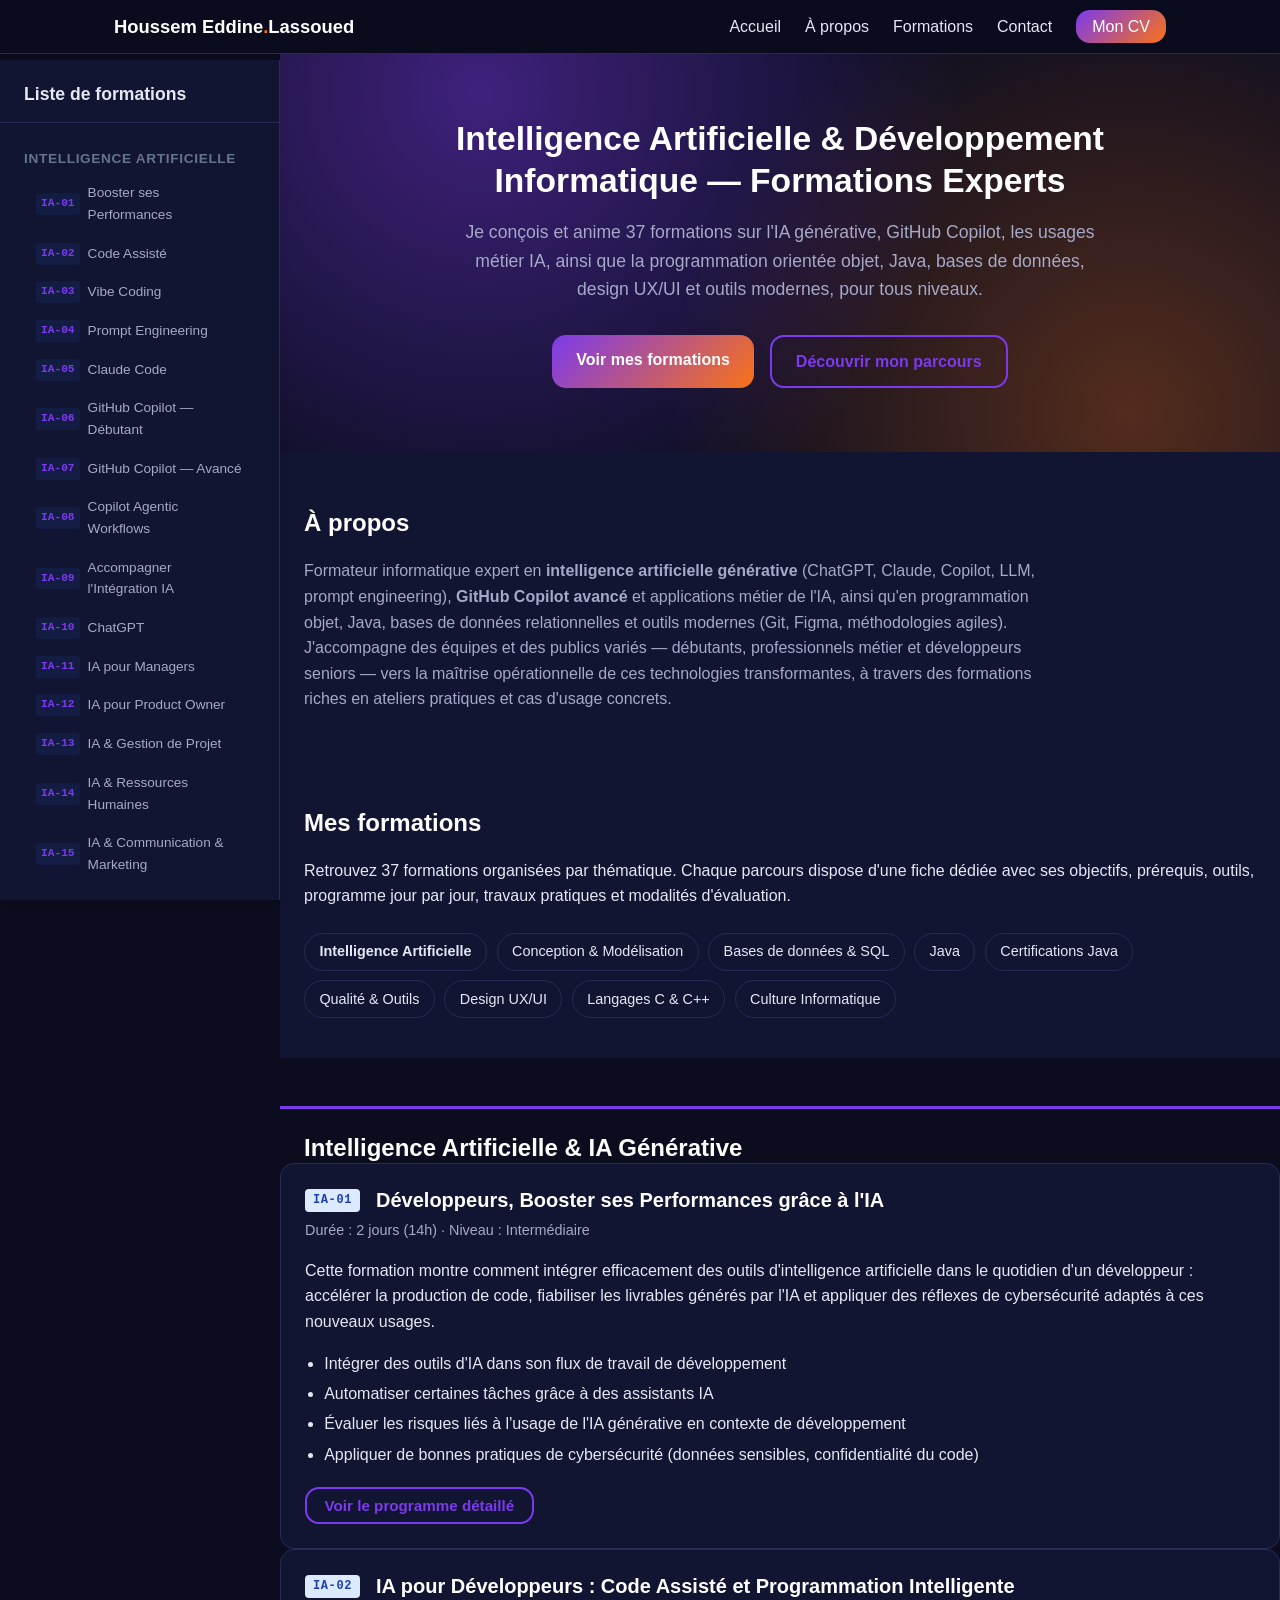
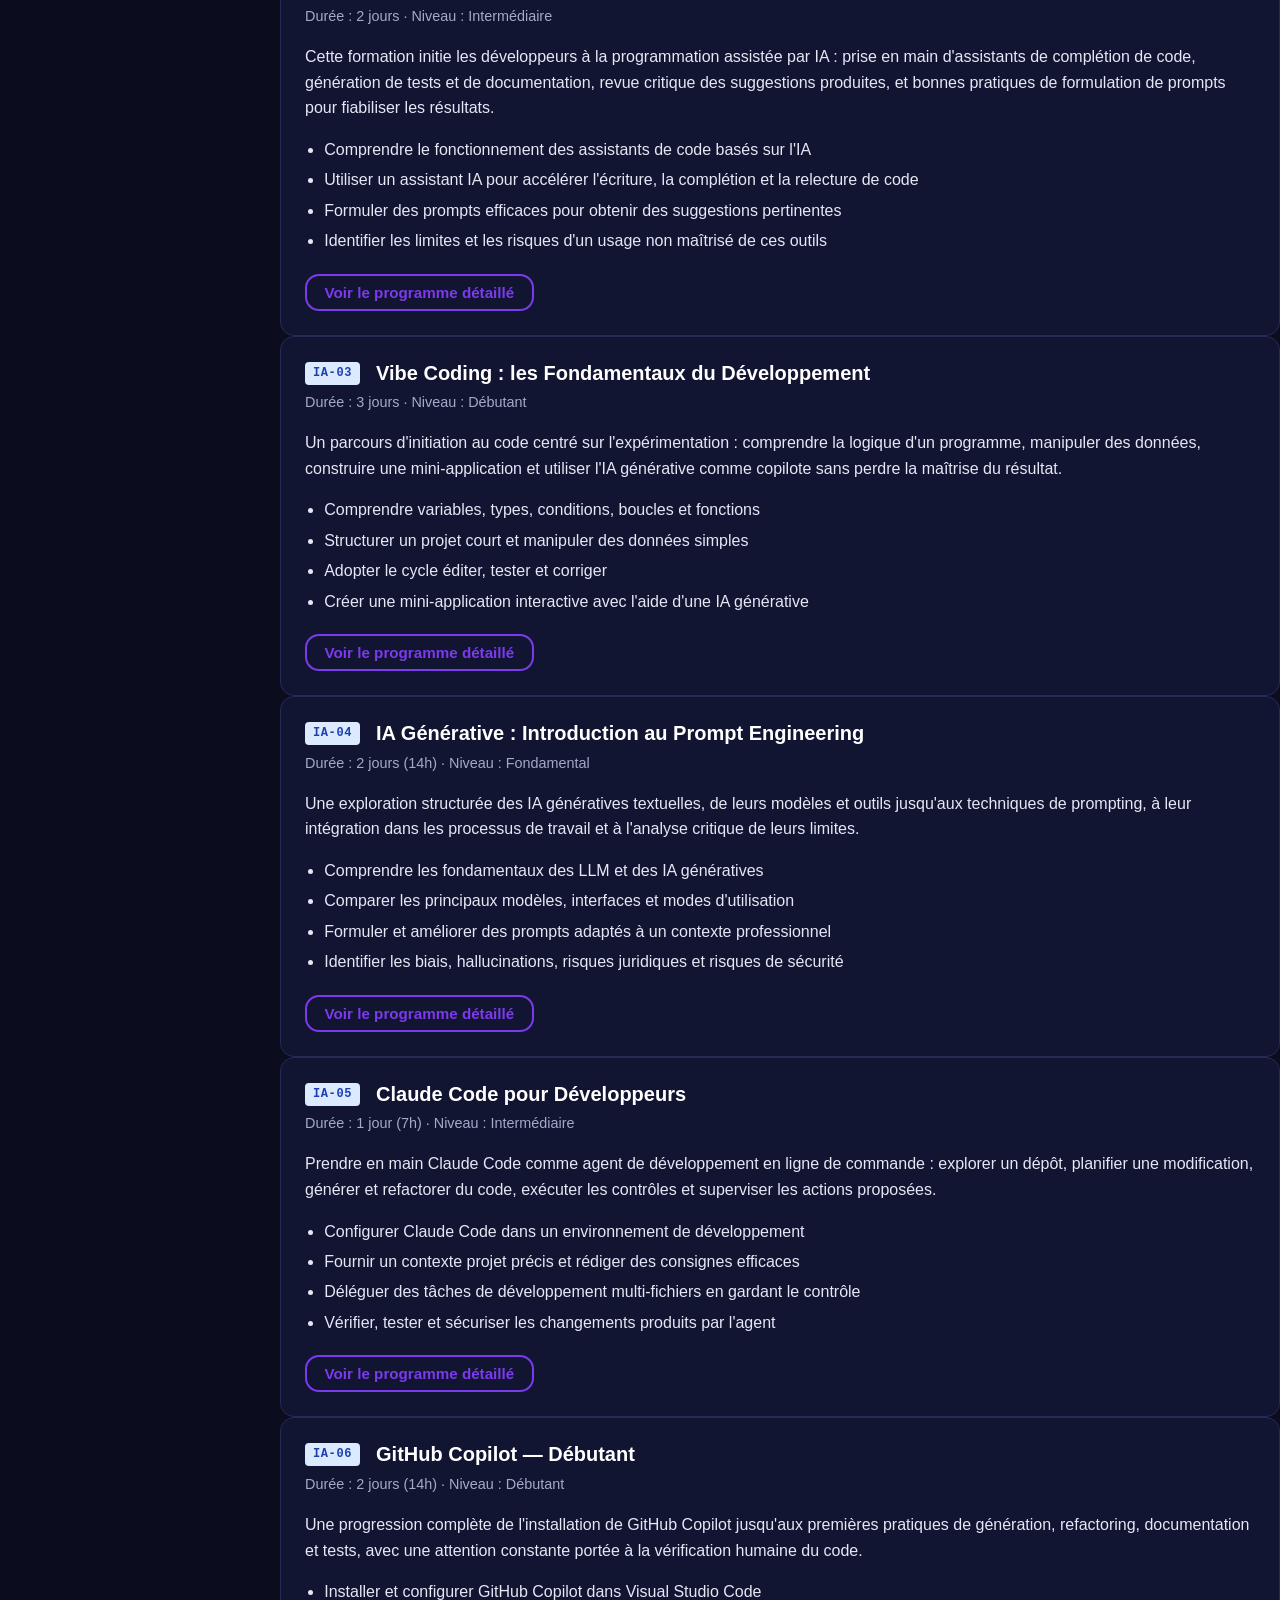
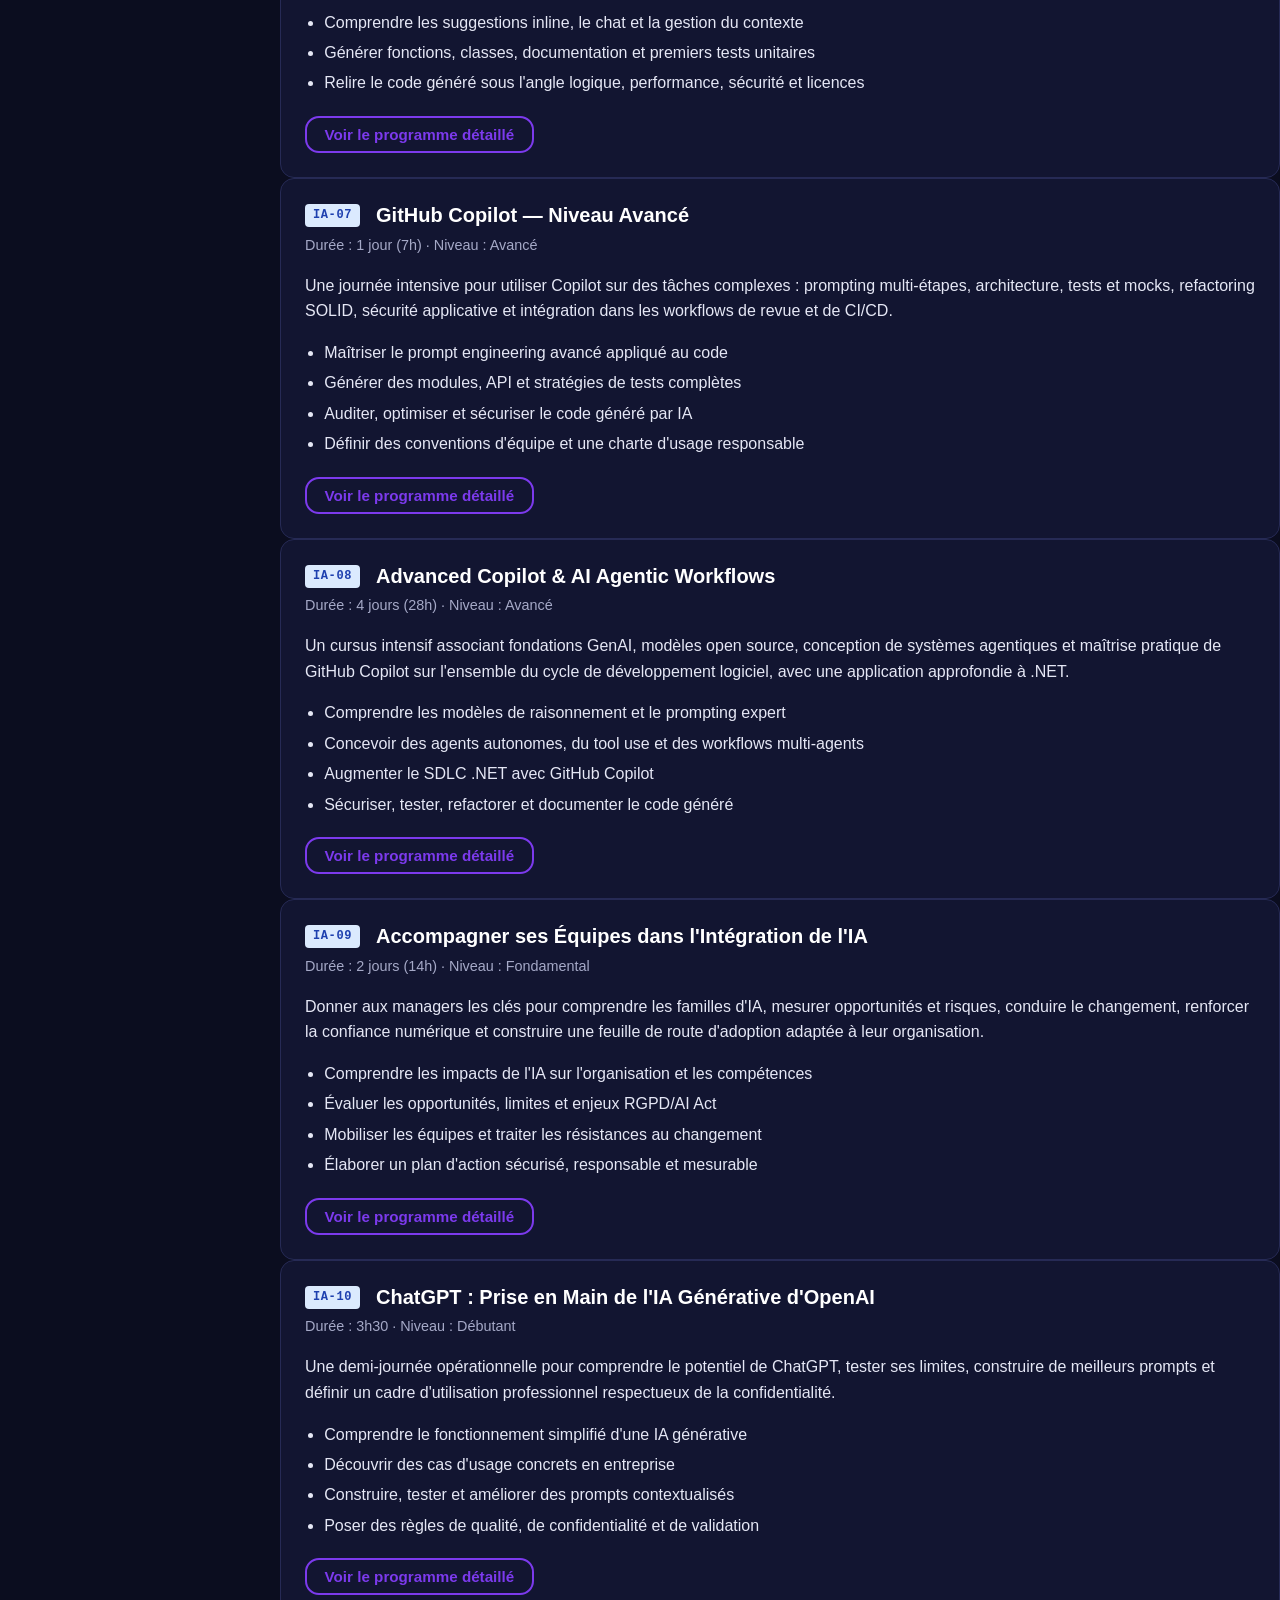
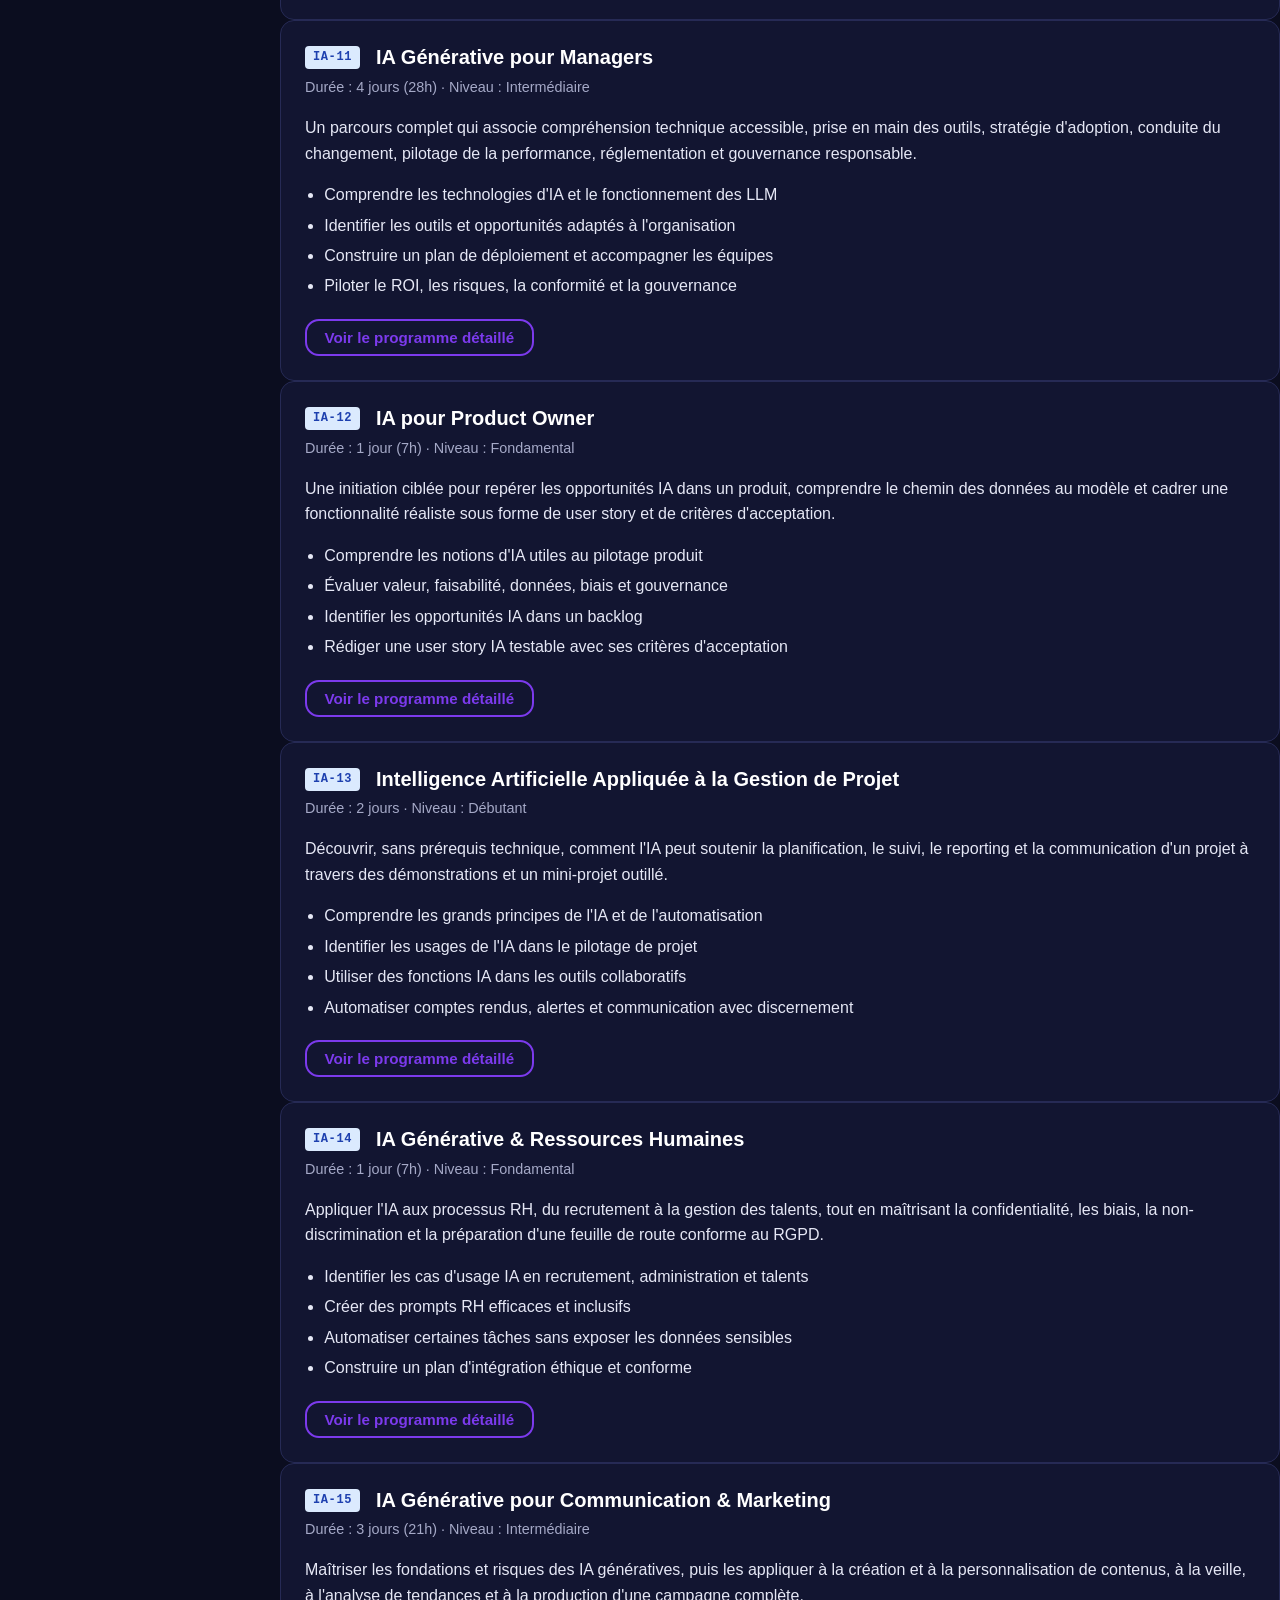
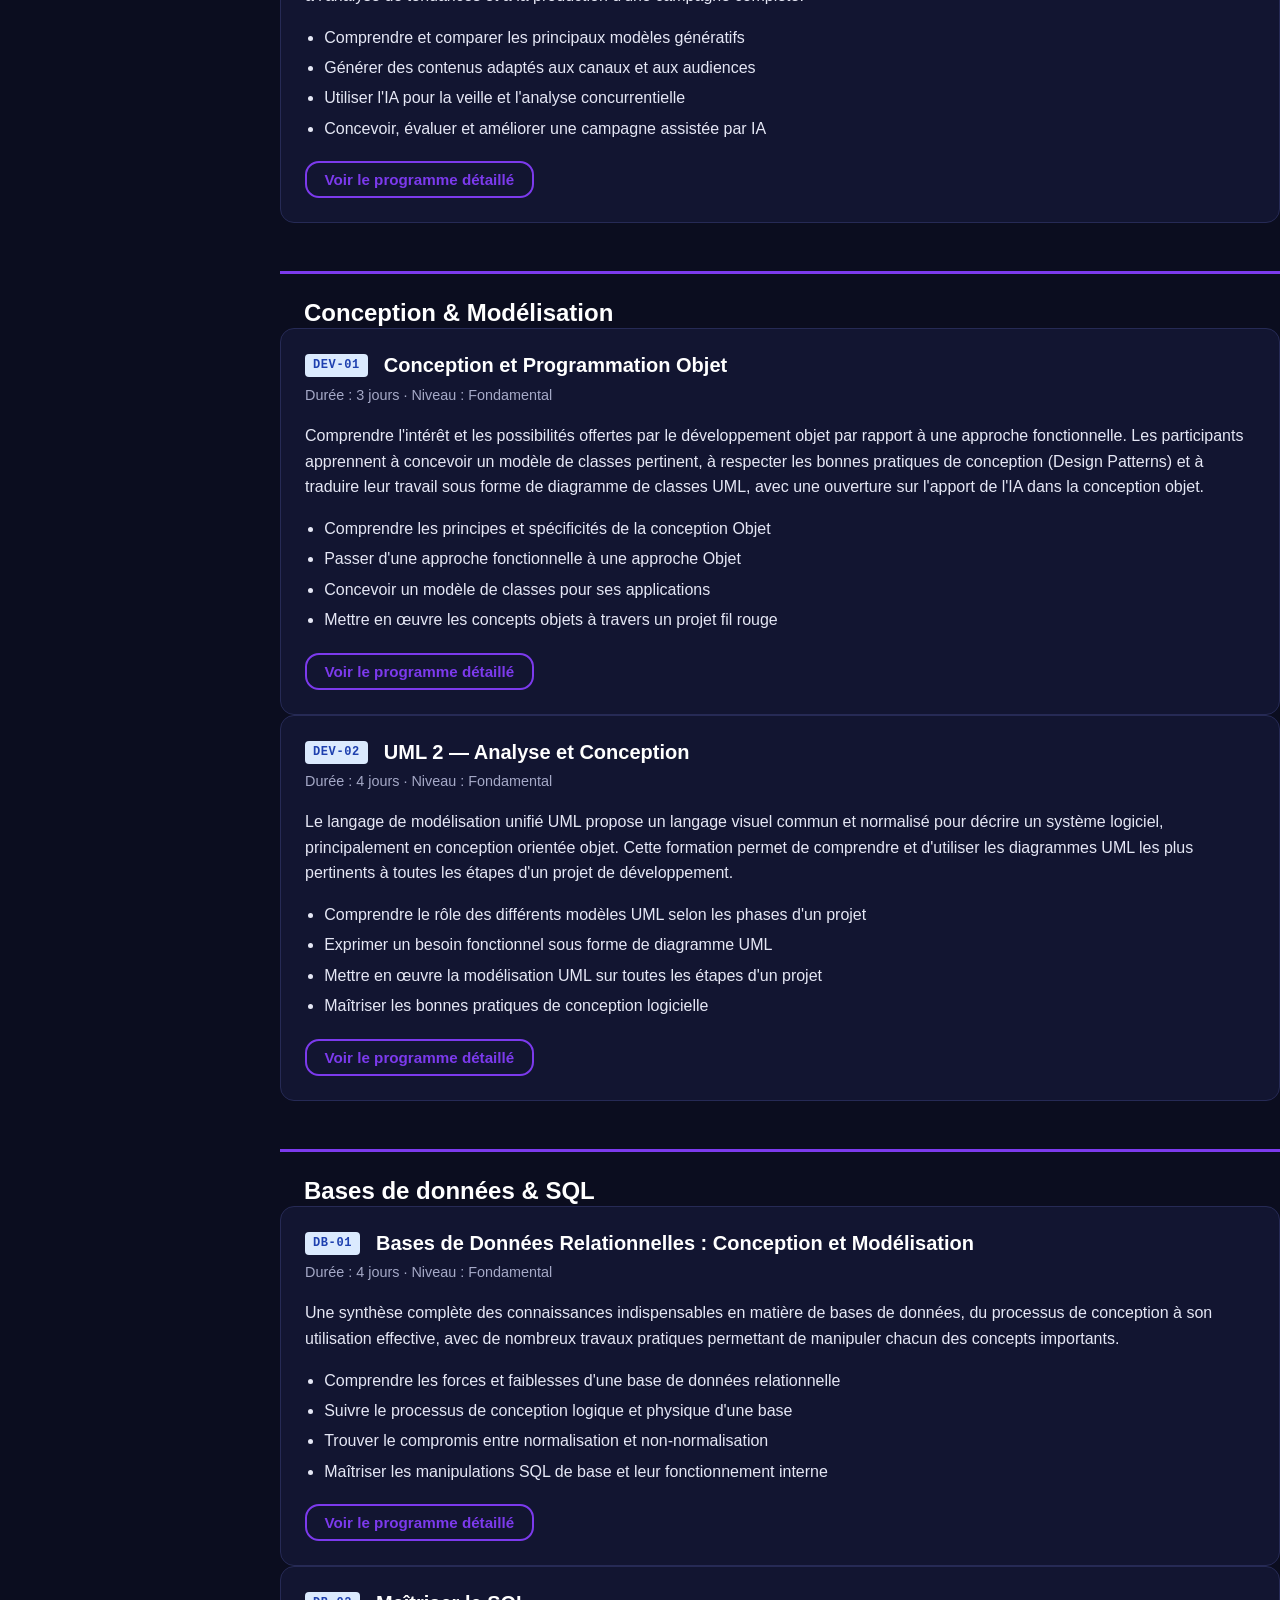
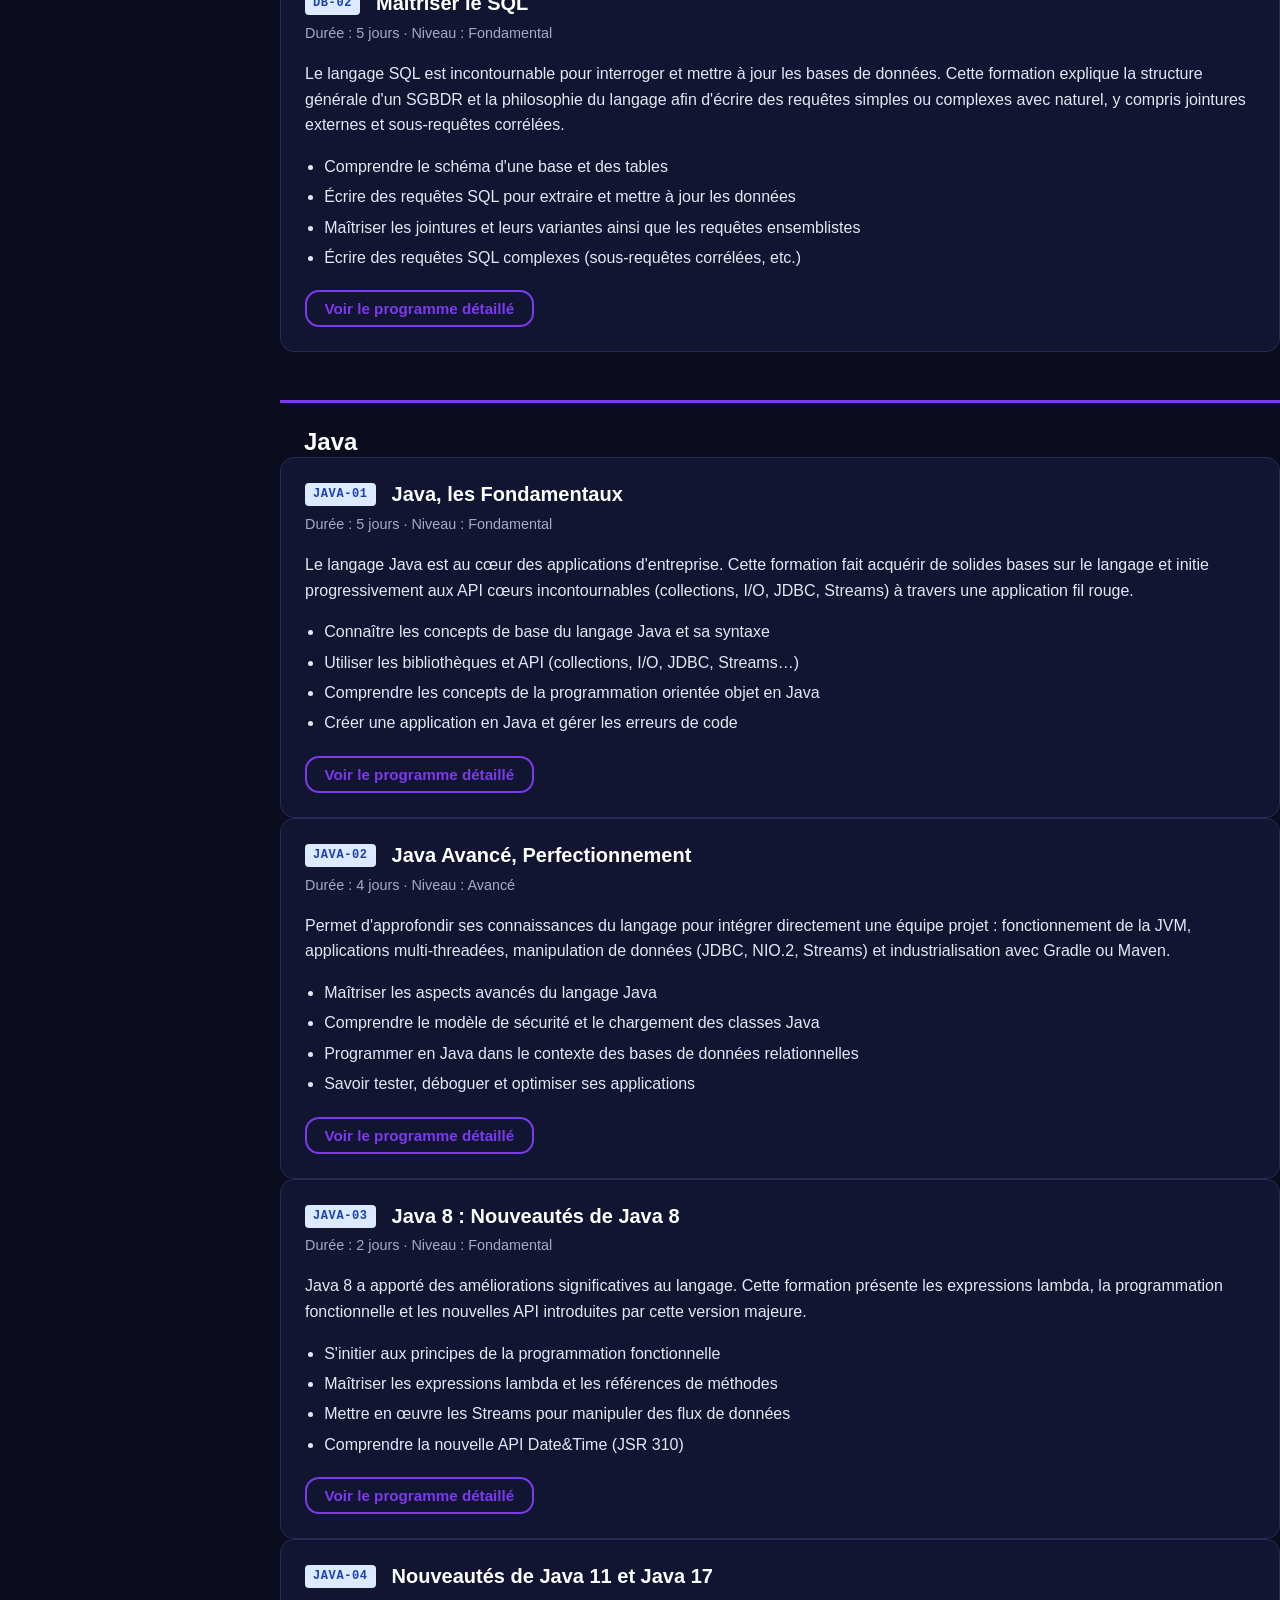
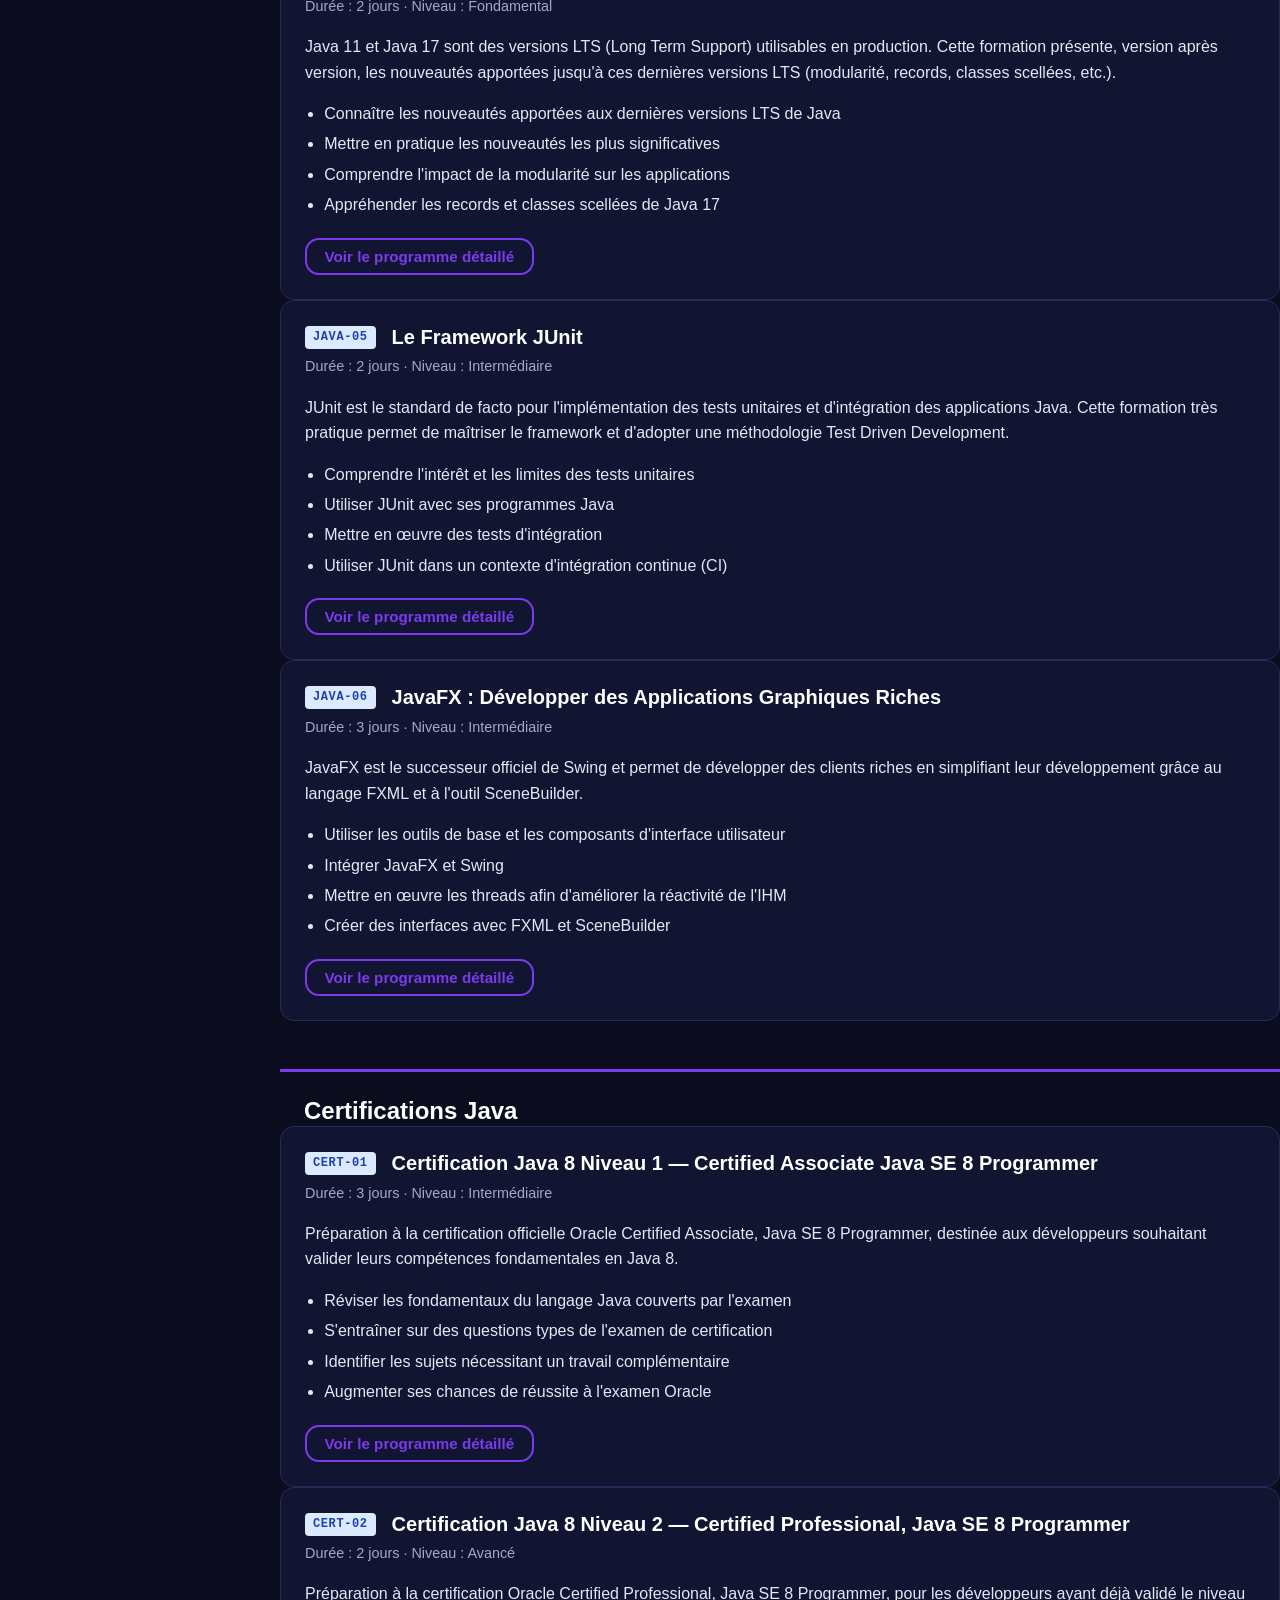
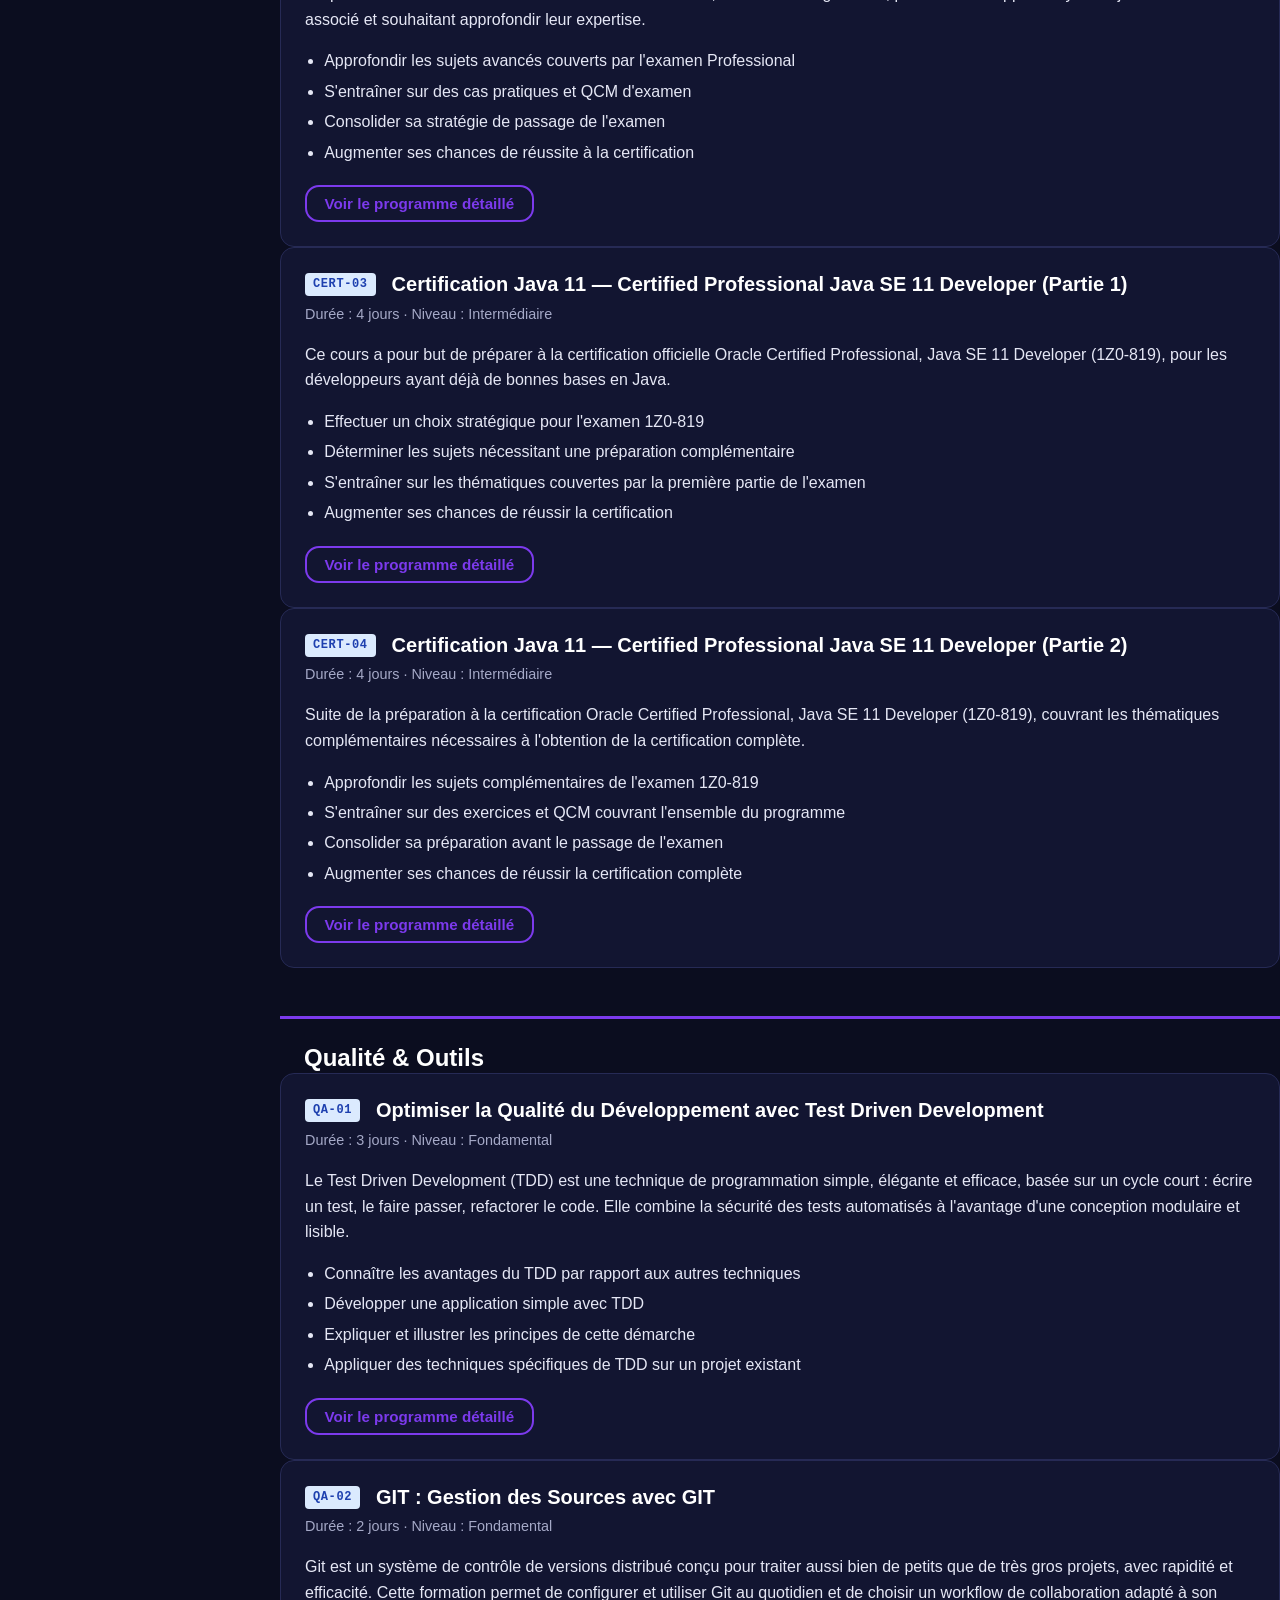
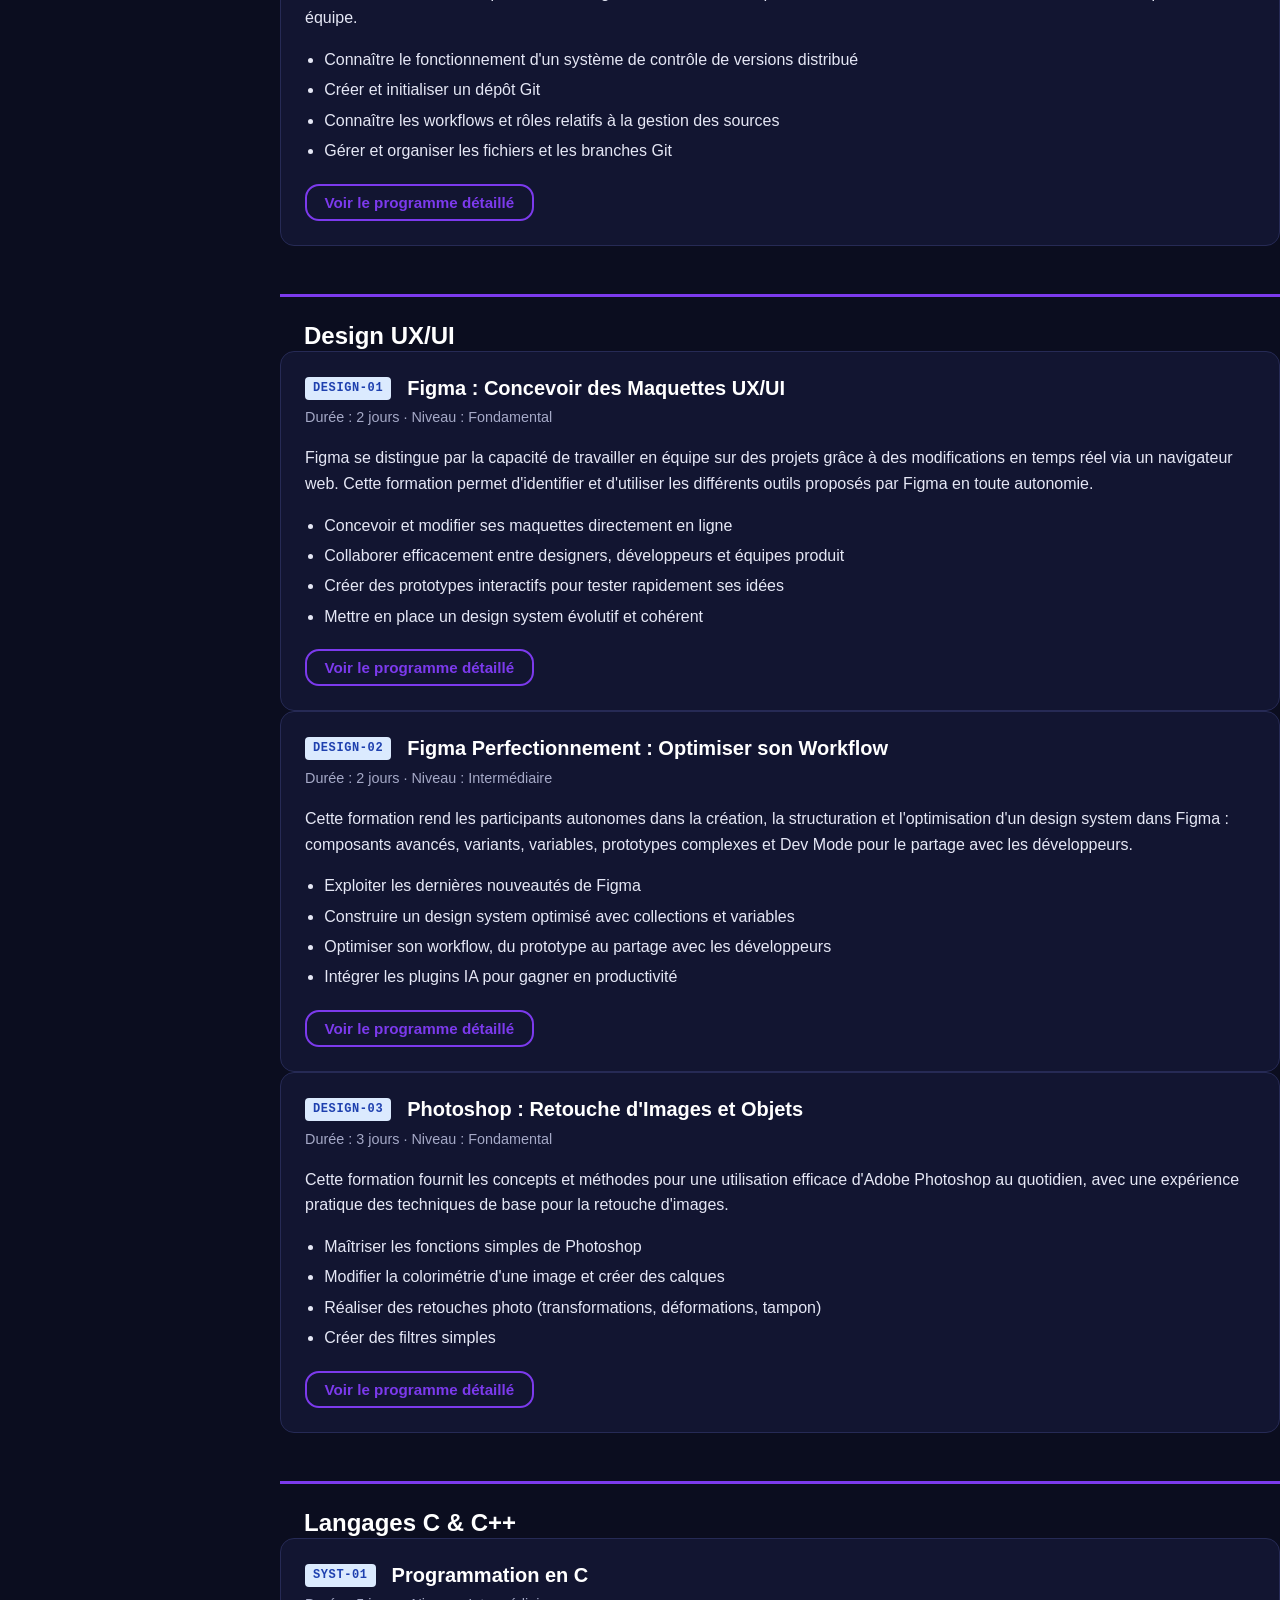
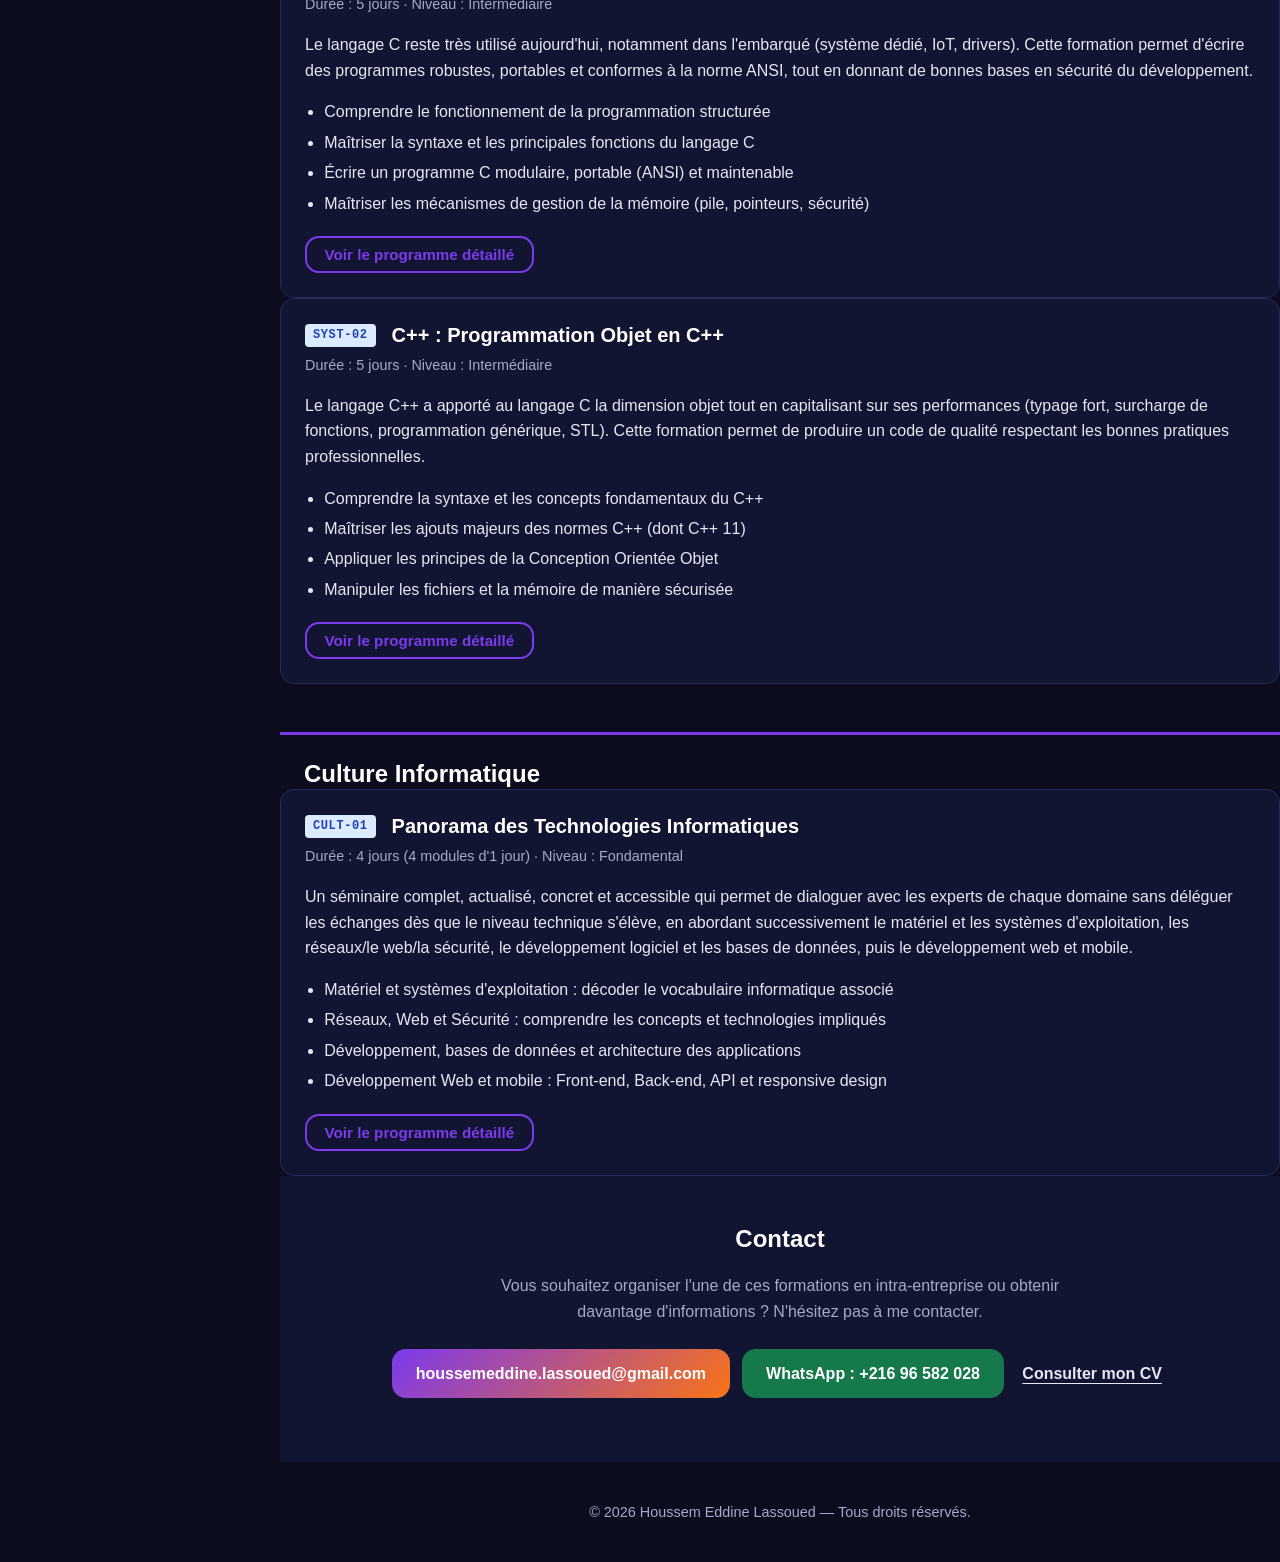
<file: index.html>
<!DOCTYPE html>
<html lang="fr">
<head>
  <meta charset="UTF-8">
  <meta name="viewport" content="width=device-width, initial-scale=1.0">
  <title>Formations IA et Développement — Houssem Eddine Lassoued</title>
  <meta name="description" content="Catalogue de 37 formations : intelligence artificielle générative, GitHub Copilot, usages métier IA, puis développement Java, bases de données, UX/UI, C/C++ et méthodologies.">
  <link rel="stylesheet" href="styles.css">
</head>
<body>
  <header class="site-header">
    <div class="container header-inner">
      <a href="#accueil" class="logo">Houssem Eddine<span>.</span>Lassoued</a>
      <button class="sidebar-menu-toggle" id="sidebarMenuToggle" type="button" aria-label="Ouvrir la liste des formations" aria-expanded="false" aria-controls="formationsSidebar">
        <span aria-hidden="true">☰</span>
        <span>Formations</span>
      </button>
      <button class="nav-toggle" id="navToggle" aria-label="Ouvrir le menu" aria-expanded="false" aria-controls="primaryNav">
        <span></span><span></span><span></span>
      </button>
      <nav class="primary-nav" id="primaryNav" aria-label="Navigation principale">
        <ul>
          <li><a href="#accueil">Accueil</a></li>
          <li><a href="#a-propos">À propos</a></li>
          <li><a href="#formations">Formations</a></li>
          <li><a href="#contact">Contact</a></li>
          <li><a class="btn-cv" href="cv.html">Mon CV</a></li>
        </ul>
      </nav>
    </div>
  </header>

  <main id="main-content">
    <section id="accueil" class="hero">
      <div class="container">
        <h1>Intelligence Artificielle &amp; Développement Informatique — Formations Experts</h1>
        <p class="hero-subtitle">Je conçois et anime 37 formations sur l'IA générative, GitHub Copilot, les usages métier IA, ainsi que la programmation orientée objet, Java, bases de données, design UX/UI et outils modernes, pour tous niveaux.</p>
        <div class="hero-actions">
          <a href="#formations" class="btn btn-primary">Voir mes formations</a>
          <a href="cv.html" class="btn btn-secondary">Découvrir mon parcours</a>
        </div>
      </div>
    </section>

    <section id="a-propos" class="about">
      <div class="container">
        <h2>À propos</h2>
        <p>Formateur informatique expert en <strong>intelligence artificielle générative</strong> (ChatGPT, Claude, Copilot, LLM, prompt engineering), <strong>GitHub Copilot avancé</strong> et applications métier de l'IA, ainsi qu'en programmation objet, Java, bases de données relationnelles et outils modernes (Git, Figma, méthodologies agiles). J'accompagne des équipes et des publics variés — débutants, professionnels métier et développeurs seniors — vers la maîtrise opérationnelle de ces technologies transformantes, à travers des formations riches en ateliers pratiques et cas d'usage concrets.</p>
      </div>
    </section>

    <section id="formations" class="formations-intro">
      <div class="container">
        <h2>Mes formations</h2>
        <p>Retrouvez 37 formations organisées par thématique. Chaque parcours dispose d'une fiche dédiée avec ses objectifs, prérequis, outils, programme jour par jour, travaux pratiques et modalités d'évaluation.</p>

        <nav class="category-nav" aria-label="Catégories de formations">
          <ul>
            <li><a href="#cat-ia"><strong>Intelligence Artificielle</strong></a></li>
            <li><a href="#cat-conception">Conception &amp; Modélisation</a></li>
            <li><a href="#cat-bdd">Bases de données &amp; SQL</a></li>
            <li><a href="#cat-java">Java</a></li>
            <li><a href="#cat-certifications">Certifications Java</a></li>
            <li><a href="#cat-qualite">Qualité &amp; Outils</a></li>
            <li><a href="#cat-design">Design UX/UI</a></li>
            <li><a href="#cat-c">Langages C &amp; C++</a></li>
            <li><a href="#cat-culture">Culture Informatique</a></li>
          </ul>
        </nav>
      </div>
    </section>

    <!-- ===================== SIDEBAR ACCÈS RAPIDE ===================== -->
    <aside class="formations-sidebar" id="formationsSidebar" aria-label="Liste des formations">
      <div class="sidebar-header">
        <h2>Liste de formations</h2>
        <button class="sidebar-toggle" id="sidebarToggle" type="button" aria-label="Fermer la liste des formations">
          <span aria-hidden="true">&times;</span>
        </button>
      </div>
      <nav class="sidebar-nav" id="sidebarNav" aria-label="Index des formations">
        <div class="sidebar-section">
          <h3>Intelligence Artificielle</h3>
          <ul>
            <li><a href="#ia-booster-performances"><code>IA-01</code> Booster ses Performances</a></li>
            <li><a href="#ia-code-assiste"><code>IA-02</code> Code Assisté</a></li>
            <li><a href="#vibe-coding"><code>IA-03</code> Vibe Coding</a></li>
            <li><a href="#ia-prompt-engineering"><code>IA-04</code> Prompt Engineering</a></li>
            <li><a href="#claude-code-developpeurs"><code>IA-05</code> Claude Code</a></li>
            <li><a href="#github-copilot-debutant"><code>IA-06</code> GitHub Copilot — Débutant</a></li>
            <li><a href="#github-copilot-avance"><code>IA-07</code> GitHub Copilot — Avancé</a></li>
            <li><a href="#copilot-agentic-workflows"><code>IA-08</code> Copilot Agentic Workflows</a></li>
            <li><a href="#accompagner-integration-ia"><code>IA-09</code> Accompagner l'Intégration IA</a></li>
            <li><a href="#chatgpt-prise-en-main"><code>IA-10</code> ChatGPT</a></li>
            <li><a href="#ia-generative-managers"><code>IA-11</code> IA pour Managers</a></li>
            <li><a href="#ia-product-owner"><code>IA-12</code> IA pour Product Owner</a></li>
            <li><a href="#ia-gestion-projet"><code>IA-13</code> IA &amp; Gestion de Projet</a></li>
            <li><a href="#ia-ressources-humaines"><code>IA-14</code> IA &amp; Ressources Humaines</a></li>
            <li><a href="#ia-communication-marketing"><code>IA-15</code> IA &amp; Communication &amp; Marketing</a></li>
          </ul>
        </div>
        <div class="sidebar-section">
          <h3>Développement</h3>
          <ul>
            <li><a href="#programmation-objet"><code>DEV-01</code> Programmation Objet</a></li>
            <li><a href="#uml"><code>DEV-02</code> UML 2</a></li>
            <li><a href="#java-fondamentaux"><code>JAVA-01</code> Java — Fondamentaux</a></li>
            <li><a href="#java-avance"><code>JAVA-02</code> Java — Avancé</a></li>
            <li><a href="#java-8"><code>JAVA-03</code> Java 8</a></li>
            <li><a href="#java-11-17"><code>JAVA-04</code> Java 11 &amp; 17</a></li>
            <li><a href="#junit"><code>JAVA-05</code> JUnit</a></li>
            <li><a href="#javafx"><code>JAVA-06</code> JavaFX</a></li>
          </ul>
        </div>
        <div class="sidebar-section">
          <h3>Bases de Données</h3>
          <ul>
            <li><a href="#bases-donnees"><code>DB-01</code> Bases de Données</a></li>
            <li><a href="#sql"><code>DB-02</code> Maîtriser SQL</a></li>
          </ul>
        </div>
        <div class="sidebar-section">
          <h3>Certifications</h3>
          <ul>
            <li><a href="#certification-java-8-niveau-1"><code>CERT-01</code> Java 8 Niveau 1</a></li>
            <li><a href="#certification-java-8-niveau-2"><code>CERT-02</code> Java 8 Niveau 2</a></li>
            <li><a href="#certification-java-11-partie-1"><code>CERT-03</code> Java 11 — Partie 1</a></li>
            <li><a href="#certification-java-11-partie-2"><code>CERT-04</code> Java 11 — Partie 2</a></li>
          </ul>
        </div>
        <div class="sidebar-section">
          <h3>Qualité &amp; Outils</h3>
          <ul>
            <li><a href="#tdd"><code>QA-01</code> Test Driven Development</a></li>
            <li><a href="#git"><code>QA-02</code> Git</a></li>
          </ul>
        </div>
        <div class="sidebar-section">
          <h3>Design</h3>
          <ul>
            <li><a href="#figma"><code>DESIGN-01</code> Figma — Fondamentaux</a></li>
            <li><a href="#figma-perfectionnement"><code>DESIGN-02</code> Figma — Perfectionnement</a></li>
            <li><a href="#photoshop"><code>DESIGN-03</code> Photoshop</a></li>
          </ul>
        </div>
        <div class="sidebar-section">
          <h3>Systèmes</h3>
          <ul>
            <li><a href="#langage-c"><code>SYST-01</code> Programmation C</a></li>
            <li><a href="#cpp"><code>SYST-02</code> Programmation C++</a></li>
          </ul>
        </div>
        <div class="sidebar-section">
          <h3>Culture IT</h3>
          <ul>
            <li><a href="#panorama-technologies-informatiques"><code>CULT-01</code> Panorama IT</a></li>
          </ul>
        </div>
      </nav>
    </aside>
    <button class="sidebar-backdrop" id="sidebarBackdrop" type="button" aria-label="Fermer la liste des formations" tabindex="-1"></button>

    <!-- ===================== CONCEPTION & MODÉLISATION ===================== -->
    <h2 id="cat-conception" class="category-title container">Conception &amp; Modélisation</h2>

    <section id="programmation-objet" class="training">
      <div class="container">
        <h3><code class="training-code">DEV-01</code> Conception et Programmation Objet</h3>
        <p class="training-meta"><span>Durée : 3 jours</span> · <span>Niveau : Fondamental</span></p>
        <p>Comprendre l'intérêt et les possibilités offertes par le développement objet par rapport à une approche fonctionnelle. Les participants apprennent à concevoir un modèle de classes pertinent, à respecter les bonnes pratiques de conception (Design Patterns) et à traduire leur travail sous forme de diagramme de classes UML, avec une ouverture sur l'apport de l'IA dans la conception objet.</p>
        <ul class="training-objectives">
          <li>Comprendre les principes et spécificités de la conception Objet</li>
          <li>Passer d'une approche fonctionnelle à une approche Objet</li>
          <li>Concevoir un modèle de classes pour ses applications</li>
          <li>Mettre en œuvre les concepts objets à travers un projet fil rouge</li>
        </ul>
        <button type="button" class="training-link" data-training="programmation-objet">Voir le programme détaillé</button>
      </div>
    </section>

    <section id="uml" class="training">
      <div class="container">
        <h3><code class="training-code">DEV-02</code> UML 2 — Analyse et Conception</h3>
        <p class="training-meta"><span>Durée : 4 jours</span> · <span>Niveau : Fondamental</span></p>
        <p>Le langage de modélisation unifié UML propose un langage visuel commun et normalisé pour décrire un système logiciel, principalement en conception orientée objet. Cette formation permet de comprendre et d'utiliser les diagrammes UML les plus pertinents à toutes les étapes d'un projet de développement.</p>
        <ul class="training-objectives">
          <li>Comprendre le rôle des différents modèles UML selon les phases d'un projet</li>
          <li>Exprimer un besoin fonctionnel sous forme de diagramme UML</li>
          <li>Mettre en œuvre la modélisation UML sur toutes les étapes d'un projet</li>
          <li>Maîtriser les bonnes pratiques de conception logicielle</li>
        </ul>
        <button type="button" class="training-link" data-training="uml">Voir le programme détaillé</button>
      </div>
    </section>

    <!-- ===================== BASES DE DONNÉES & SQL ===================== -->
    <h2 id="cat-bdd" class="category-title container">Bases de données &amp; SQL</h2>

    <section id="bases-donnees" class="training">
      <div class="container">
        <h3><code class="training-code">DB-01</code> Bases de Données Relationnelles : Conception et Modélisation</h3>
        <p class="training-meta"><span>Durée : 4 jours</span> · <span>Niveau : Fondamental</span></p>
        <p>Une synthèse complète des connaissances indispensables en matière de bases de données, du processus de conception à son utilisation effective, avec de nombreux travaux pratiques permettant de manipuler chacun des concepts importants.</p>
        <ul class="training-objectives">
          <li>Comprendre les forces et faiblesses d'une base de données relationnelle</li>
          <li>Suivre le processus de conception logique et physique d'une base</li>
          <li>Trouver le compromis entre normalisation et non-normalisation</li>
          <li>Maîtriser les manipulations SQL de base et leur fonctionnement interne</li>
        </ul>
        <button type="button" class="training-link" data-training="bases-donnees">Voir le programme détaillé</button>
      </div>
    </section>

    <section id="sql" class="training">
      <div class="container">
        <h3><code class="training-code">DB-02</code> Maîtriser le SQL</h3>
        <p class="training-meta"><span>Durée : 5 jours</span> · <span>Niveau : Fondamental</span></p>
        <p>Le langage SQL est incontournable pour interroger et mettre à jour les bases de données. Cette formation explique la structure générale d'un SGBDR et la philosophie du langage afin d'écrire des requêtes simples ou complexes avec naturel, y compris jointures externes et sous-requêtes corrélées.</p>
        <ul class="training-objectives">
          <li>Comprendre le schéma d'une base et des tables</li>
          <li>Écrire des requêtes SQL pour extraire et mettre à jour les données</li>
          <li>Maîtriser les jointures et leurs variantes ainsi que les requêtes ensemblistes</li>
          <li>Écrire des requêtes SQL complexes (sous-requêtes corrélées, etc.)</li>
        </ul>
        <button type="button" class="training-link" data-training="sql">Voir le programme détaillé</button>
      </div>
    </section>

    <!-- ===================== JAVA ===================== -->
    <h2 id="cat-java" class="category-title container">Java</h2>

    <section id="java-fondamentaux" class="training">
      <div class="container">
        <h3><code class="training-code">JAVA-01</code> Java, les Fondamentaux</h3>
        <p class="training-meta"><span>Durée : 5 jours</span> · <span>Niveau : Fondamental</span></p>
        <p>Le langage Java est au cœur des applications d'entreprise. Cette formation fait acquérir de solides bases sur le langage et initie progressivement aux API cœurs incontournables (collections, I/O, JDBC, Streams) à travers une application fil rouge.</p>
        <ul class="training-objectives">
          <li>Connaître les concepts de base du langage Java et sa syntaxe</li>
          <li>Utiliser les bibliothèques et API (collections, I/O, JDBC, Streams…)</li>
          <li>Comprendre les concepts de la programmation orientée objet en Java</li>
          <li>Créer une application en Java et gérer les erreurs de code</li>
        </ul>
        <button type="button" class="training-link" data-training="java-fondamentaux">Voir le programme détaillé</button>
      </div>
    </section>

    <section id="java-avance" class="training">
      <div class="container">
        <h3><code class="training-code">JAVA-02</code> Java Avancé, Perfectionnement</h3>
        <p class="training-meta"><span>Durée : 4 jours</span> · <span>Niveau : Avancé</span></p>
        <p>Permet d'approfondir ses connaissances du langage pour intégrer directement une équipe projet : fonctionnement de la JVM, applications multi-threadées, manipulation de données (JDBC, NIO.2, Streams) et industrialisation avec Gradle ou Maven.</p>
        <ul class="training-objectives">
          <li>Maîtriser les aspects avancés du langage Java</li>
          <li>Comprendre le modèle de sécurité et le chargement des classes Java</li>
          <li>Programmer en Java dans le contexte des bases de données relationnelles</li>
          <li>Savoir tester, déboguer et optimiser ses applications</li>
        </ul>
        <button type="button" class="training-link" data-training="java-avance">Voir le programme détaillé</button>
      </div>
    </section>

    <section id="java-8" class="training">
      <div class="container">
        <h3><code class="training-code">JAVA-03</code> Java 8 : Nouveautés de Java 8</h3>
        <p class="training-meta"><span>Durée : 2 jours</span> · <span>Niveau : Fondamental</span></p>
        <p>Java 8 a apporté des améliorations significatives au langage. Cette formation présente les expressions lambda, la programmation fonctionnelle et les nouvelles API introduites par cette version majeure.</p>
        <ul class="training-objectives">
          <li>S'initier aux principes de la programmation fonctionnelle</li>
          <li>Maîtriser les expressions lambda et les références de méthodes</li>
          <li>Mettre en œuvre les Streams pour manipuler des flux de données</li>
          <li>Comprendre la nouvelle API Date&amp;Time (JSR 310)</li>
        </ul>
        <button type="button" class="training-link" data-training="java-8">Voir le programme détaillé</button>
      </div>
    </section>

    <section id="java-11-17" class="training">
      <div class="container">
        <h3><code class="training-code">JAVA-04</code> Nouveautés de Java 11 et Java 17</h3>
        <p class="training-meta"><span>Durée : 2 jours</span> · <span>Niveau : Fondamental</span></p>
        <p>Java 11 et Java 17 sont des versions LTS (Long Term Support) utilisables en production. Cette formation présente, version après version, les nouveautés apportées jusqu'à ces dernières versions LTS (modularité, records, classes scellées, etc.).</p>
        <ul class="training-objectives">
          <li>Connaître les nouveautés apportées aux dernières versions LTS de Java</li>
          <li>Mettre en pratique les nouveautés les plus significatives</li>
          <li>Comprendre l'impact de la modularité sur les applications</li>
          <li>Appréhender les records et classes scellées de Java 17</li>
        </ul>
        <button type="button" class="training-link" data-training="java-11-17">Voir le programme détaillé</button>
      </div>
    </section>

    <section id="junit" class="training">
      <div class="container">
        <h3><code class="training-code">JAVA-05</code> Le Framework JUnit</h3>
        <p class="training-meta"><span>Durée : 2 jours</span> · <span>Niveau : Intermédiaire</span></p>
        <p>JUnit est le standard de facto pour l'implémentation des tests unitaires et d'intégration des applications Java. Cette formation très pratique permet de maîtriser le framework et d'adopter une méthodologie Test Driven Development.</p>
        <ul class="training-objectives">
          <li>Comprendre l'intérêt et les limites des tests unitaires</li>
          <li>Utiliser JUnit avec ses programmes Java</li>
          <li>Mettre en œuvre des tests d'intégration</li>
          <li>Utiliser JUnit dans un contexte d'intégration continue (CI)</li>
        </ul>
        <button type="button" class="training-link" data-training="junit">Voir le programme détaillé</button>
      </div>
    </section>

    <section id="javafx" class="training">
      <div class="container">
        <h3><code class="training-code">JAVA-06</code> JavaFX : Développer des Applications Graphiques Riches</h3>
        <p class="training-meta"><span>Durée : 3 jours</span> · <span>Niveau : Intermédiaire</span></p>
        <p>JavaFX est le successeur officiel de Swing et permet de développer des clients riches en simplifiant leur développement grâce au langage FXML et à l'outil SceneBuilder.</p>
        <ul class="training-objectives">
          <li>Utiliser les outils de base et les composants d'interface utilisateur</li>
          <li>Intégrer JavaFX et Swing</li>
          <li>Mettre en œuvre les threads afin d'améliorer la réactivité de l'IHM</li>
          <li>Créer des interfaces avec FXML et SceneBuilder</li>
        </ul>
        <button type="button" class="training-link" data-training="javafx">Voir le programme détaillé</button>
      </div>
    </section>

    <!-- ===================== CERTIFICATIONS JAVA ===================== -->
    <h2 id="cat-certifications" class="category-title container">Certifications Java</h2>

    <section id="certification-java-8-niveau-1" class="training">
      <div class="container">
        <h3><code class="training-code">CERT-01</code> Certification Java 8 Niveau 1 — Certified Associate Java SE 8 Programmer</h3>
        <p class="training-meta"><span>Durée : 3 jours</span> · <span>Niveau : Intermédiaire</span></p>
        <p>Préparation à la certification officielle Oracle Certified Associate, Java SE 8 Programmer, destinée aux développeurs souhaitant valider leurs compétences fondamentales en Java 8.</p>
        <ul class="training-objectives">
          <li>Réviser les fondamentaux du langage Java couverts par l'examen</li>
          <li>S'entraîner sur des questions types de l'examen de certification</li>
          <li>Identifier les sujets nécessitant un travail complémentaire</li>
          <li>Augmenter ses chances de réussite à l'examen Oracle</li>
        </ul>
        <button type="button" class="training-link" data-training="certification-java-8-niveau-1">Voir le programme détaillé</button>
      </div>
    </section>

    <section id="certification-java-8-niveau-2" class="training">
      <div class="container">
        <h3><code class="training-code">CERT-02</code> Certification Java 8 Niveau 2 — Certified Professional, Java SE 8 Programmer</h3>
        <p class="training-meta"><span>Durée : 2 jours</span> · <span>Niveau : Avancé</span></p>
        <p>Préparation à la certification Oracle Certified Professional, Java SE 8 Programmer, pour les développeurs ayant déjà validé le niveau associé et souhaitant approfondir leur expertise.</p>
        <ul class="training-objectives">
          <li>Approfondir les sujets avancés couverts par l'examen Professional</li>
          <li>S'entraîner sur des cas pratiques et QCM d'examen</li>
          <li>Consolider sa stratégie de passage de l'examen</li>
          <li>Augmenter ses chances de réussite à la certification</li>
        </ul>
        <button type="button" class="training-link" data-training="certification-java-8-niveau-2">Voir le programme détaillé</button>
      </div>
    </section>

    <section id="certification-java-11-partie-1" class="training">
      <div class="container">
        <h3><code class="training-code">CERT-03</code> Certification Java 11 — Certified Professional Java SE 11 Developer (Partie 1)</h3>
        <p class="training-meta"><span>Durée : 4 jours</span> · <span>Niveau : Intermédiaire</span></p>
        <p>Ce cours a pour but de préparer à la certification officielle Oracle Certified Professional, Java SE 11 Developer (1Z0-819), pour les développeurs ayant déjà de bonnes bases en Java.</p>
        <ul class="training-objectives">
          <li>Effectuer un choix stratégique pour l'examen 1Z0-819</li>
          <li>Déterminer les sujets nécessitant une préparation complémentaire</li>
          <li>S'entraîner sur les thématiques couvertes par la première partie de l'examen</li>
          <li>Augmenter ses chances de réussir la certification</li>
        </ul>
        <button type="button" class="training-link" data-training="certification-java-11-partie-1">Voir le programme détaillé</button>
      </div>
    </section>

    <section id="certification-java-11-partie-2" class="training">
      <div class="container">
        <h3><code class="training-code">CERT-04</code> Certification Java 11 — Certified Professional Java SE 11 Developer (Partie 2)</h3>
        <p class="training-meta"><span>Durée : 4 jours</span> · <span>Niveau : Intermédiaire</span></p>
        <p>Suite de la préparation à la certification Oracle Certified Professional, Java SE 11 Developer (1Z0-819), couvrant les thématiques complémentaires nécessaires à l'obtention de la certification complète.</p>
        <ul class="training-objectives">
          <li>Approfondir les sujets complémentaires de l'examen 1Z0-819</li>
          <li>S'entraîner sur des exercices et QCM couvrant l'ensemble du programme</li>
          <li>Consolider sa préparation avant le passage de l'examen</li>
          <li>Augmenter ses chances de réussir la certification complète</li>
        </ul>
        <button type="button" class="training-link" data-training="certification-java-11-partie-2">Voir le programme détaillé</button>
      </div>
    </section>

    <!-- ===================== QUALITÉ & OUTILS ===================== -->
    <h2 id="cat-qualite" class="category-title container">Qualité &amp; Outils</h2>

    <section id="tdd" class="training">
      <div class="container">
        <h3><code class="training-code">QA-01</code> Optimiser la Qualité du Développement avec Test Driven Development</h3>
        <p class="training-meta"><span>Durée : 3 jours</span> · <span>Niveau : Fondamental</span></p>
        <p>Le Test Driven Development (TDD) est une technique de programmation simple, élégante et efficace, basée sur un cycle court : écrire un test, le faire passer, refactorer le code. Elle combine la sécurité des tests automatisés à l'avantage d'une conception modulaire et lisible.</p>
        <ul class="training-objectives">
          <li>Connaître les avantages du TDD par rapport aux autres techniques</li>
          <li>Développer une application simple avec TDD</li>
          <li>Expliquer et illustrer les principes de cette démarche</li>
          <li>Appliquer des techniques spécifiques de TDD sur un projet existant</li>
        </ul>
        <button type="button" class="training-link" data-training="tdd">Voir le programme détaillé</button>
      </div>
    </section>

    <section id="git" class="training">
      <div class="container">
        <h3><code class="training-code">QA-02</code> GIT : Gestion des Sources avec GIT</h3>
        <p class="training-meta"><span>Durée : 2 jours</span> · <span>Niveau : Fondamental</span></p>
        <p>Git est un système de contrôle de versions distribué conçu pour traiter aussi bien de petits que de très gros projets, avec rapidité et efficacité. Cette formation permet de configurer et utiliser Git au quotidien et de choisir un workflow de collaboration adapté à son équipe.</p>
        <ul class="training-objectives">
          <li>Connaître le fonctionnement d'un système de contrôle de versions distribué</li>
          <li>Créer et initialiser un dépôt Git</li>
          <li>Connaître les workflows et rôles relatifs à la gestion des sources</li>
          <li>Gérer et organiser les fichiers et les branches Git</li>
        </ul>
        <button type="button" class="training-link" data-training="git">Voir le programme détaillé</button>
      </div>
    </section>

    <!-- ===================== DESIGN UX/UI ===================== -->
    <h2 id="cat-design" class="category-title container">Design UX/UI</h2>

    <section id="figma" class="training">
      <div class="container">
        <h3><code class="training-code">DESIGN-01</code> Figma : Concevoir des Maquettes UX/UI</h3>
        <p class="training-meta"><span>Durée : 2 jours</span> · <span>Niveau : Fondamental</span></p>
        <p>Figma se distingue par la capacité de travailler en équipe sur des projets grâce à des modifications en temps réel via un navigateur web. Cette formation permet d'identifier et d'utiliser les différents outils proposés par Figma en toute autonomie.</p>
        <ul class="training-objectives">
          <li>Concevoir et modifier ses maquettes directement en ligne</li>
          <li>Collaborer efficacement entre designers, développeurs et équipes produit</li>
          <li>Créer des prototypes interactifs pour tester rapidement ses idées</li>
          <li>Mettre en place un design system évolutif et cohérent</li>
        </ul>
        <button type="button" class="training-link" data-training="figma">Voir le programme détaillé</button>
      </div>
    </section>

    <section id="figma-perfectionnement" class="training">
      <div class="container">
        <h3><code class="training-code">DESIGN-02</code> Figma Perfectionnement : Optimiser son Workflow</h3>
        <p class="training-meta"><span>Durée : 2 jours</span> · <span>Niveau : Intermédiaire</span></p>
        <p>Cette formation rend les participants autonomes dans la création, la structuration et l'optimisation d'un design system dans Figma : composants avancés, variants, variables, prototypes complexes et Dev Mode pour le partage avec les développeurs.</p>
        <ul class="training-objectives">
          <li>Exploiter les dernières nouveautés de Figma</li>
          <li>Construire un design system optimisé avec collections et variables</li>
          <li>Optimiser son workflow, du prototype au partage avec les développeurs</li>
          <li>Intégrer les plugins IA pour gagner en productivité</li>
        </ul>
        <button type="button" class="training-link" data-training="figma-perfectionnement">Voir le programme détaillé</button>
      </div>
    </section>

    <section id="photoshop" class="training">
      <div class="container">
        <h3><code class="training-code">DESIGN-03</code> Photoshop : Retouche d'Images et Objets</h3>
        <p class="training-meta"><span>Durée : 3 jours</span> · <span>Niveau : Fondamental</span></p>
        <p>Cette formation fournit les concepts et méthodes pour une utilisation efficace d'Adobe Photoshop au quotidien, avec une expérience pratique des techniques de base pour la retouche d'images.</p>
        <ul class="training-objectives">
          <li>Maîtriser les fonctions simples de Photoshop</li>
          <li>Modifier la colorimétrie d'une image et créer des calques</li>
          <li>Réaliser des retouches photo (transformations, déformations, tampon)</li>
          <li>Créer des filtres simples</li>
        </ul>
        <button type="button" class="training-link" data-training="photoshop">Voir le programme détaillé</button>
      </div>
    </section>

    <!-- ===================== LANGAGES C & C++ ===================== -->
    <h2 id="cat-c" class="category-title container">Langages C &amp; C++</h2>

    <section id="langage-c" class="training">
      <div class="container">
        <h3><code class="training-code">SYST-01</code> Programmation en C</h3>
        <p class="training-meta"><span>Durée : 5 jours</span> · <span>Niveau : Intermédiaire</span></p>
        <p>Le langage C reste très utilisé aujourd'hui, notamment dans l'embarqué (système dédié, IoT, drivers). Cette formation permet d'écrire des programmes robustes, portables et conformes à la norme ANSI, tout en donnant de bonnes bases en sécurité du développement.</p>
        <ul class="training-objectives">
          <li>Comprendre le fonctionnement de la programmation structurée</li>
          <li>Maîtriser la syntaxe et les principales fonctions du langage C</li>
          <li>Écrire un programme C modulaire, portable (ANSI) et maintenable</li>
          <li>Maîtriser les mécanismes de gestion de la mémoire (pile, pointeurs, sécurité)</li>
        </ul>
        <button type="button" class="training-link" data-training="langage-c">Voir le programme détaillé</button>
      </div>
    </section>

    <section id="cpp" class="training">
      <div class="container">
        <h3><code class="training-code">SYST-02</code> C++ : Programmation Objet en C++</h3>
        <p class="training-meta"><span>Durée : 5 jours</span> · <span>Niveau : Intermédiaire</span></p>
        <p>Le langage C++ a apporté au langage C la dimension objet tout en capitalisant sur ses performances (typage fort, surcharge de fonctions, programmation générique, STL). Cette formation permet de produire un code de qualité respectant les bonnes pratiques professionnelles.</p>
        <ul class="training-objectives">
          <li>Comprendre la syntaxe et les concepts fondamentaux du C++</li>
          <li>Maîtriser les ajouts majeurs des normes C++ (dont C++ 11)</li>
          <li>Appliquer les principes de la Conception Orientée Objet</li>
          <li>Manipuler les fichiers et la mémoire de manière sécurisée</li>
        </ul>
        <button type="button" class="training-link" data-training="cpp">Voir le programme détaillé</button>
      </div>
    </section>

    <!-- ===================== CULTURE INFORMATIQUE ===================== -->
    <h2 id="cat-culture" class="category-title container">Culture Informatique</h2>

    <section id="panorama-technologies-informatiques" class="training">
      <div class="container">
        <h3><code class="training-code">CULT-01</code> Panorama des Technologies Informatiques</h3>
        <p class="training-meta"><span>Durée : 4 jours (4 modules d'1 jour)</span> · <span>Niveau : Fondamental</span></p>
        <p>Un séminaire complet, actualisé, concret et accessible qui permet de dialoguer avec les experts de chaque domaine sans déléguer les échanges dès que le niveau technique s'élève, en abordant successivement le matériel et les systèmes d'exploitation, les réseaux/le web/la sécurité, le développement logiciel et les bases de données, puis le développement web et mobile.</p>
        <ul class="training-objectives">
          <li>Matériel et systèmes d'exploitation : décoder le vocabulaire informatique associé</li>
          <li>Réseaux, Web et Sécurité : comprendre les concepts et technologies impliqués</li>
          <li>Développement, bases de données et architecture des applications</li>
          <li>Développement Web et mobile : Front-end, Back-end, API et responsive design</li>
        </ul>
        <button type="button" class="training-link" data-training="panorama-technologies-informatiques">Voir le programme détaillé</button>
      </div>
    </section>

    <!-- ===================== INTELLIGENCE ARTIFICIELLE ===================== -->
    <h2 id="cat-ia" class="category-title container">Intelligence Artificielle &amp; IA Générative</h2>

    <section id="ia-booster-performances" class="training">
      <div class="container">
        <h3><code class="training-code">IA-01</code> Développeurs, Booster ses Performances grâce à l'IA</h3>
        <p class="training-meta"><span>Durée : 2 jours (14h)</span> · <span>Niveau : Intermédiaire</span></p>
        <p>Cette formation montre comment intégrer efficacement des outils d'intelligence artificielle dans le quotidien d'un développeur : accélérer la production de code, fiabiliser les livrables générés par l'IA et appliquer des réflexes de cybersécurité adaptés à ces nouveaux usages.</p>
        <ul class="training-objectives">
          <li>Intégrer des outils d'IA dans son flux de travail de développement</li>
          <li>Automatiser certaines tâches grâce à des assistants IA</li>
          <li>Évaluer les risques liés à l'usage de l'IA générative en contexte de développement</li>
          <li>Appliquer de bonnes pratiques de cybersécurité (données sensibles, confidentialité du code)</li>
        </ul>
        <button type="button" class="training-link" data-training="ia-booster-performances">Voir le programme détaillé</button>
      </div>
    </section>

    <section id="ia-code-assiste" class="training">
      <div class="container">
        <h3><code class="training-code">IA-02</code> IA pour Développeurs : Code Assisté et Programmation Intelligente</h3>
        <p class="training-meta"><span>Durée : 2 jours</span> · <span>Niveau : Intermédiaire</span></p>
        <p>Cette formation initie les développeurs à la programmation assistée par IA : prise en main d'assistants de complétion de code, génération de tests et de documentation, revue critique des suggestions produites, et bonnes pratiques de formulation de prompts pour fiabiliser les résultats.</p>
        <ul class="training-objectives">
          <li>Comprendre le fonctionnement des assistants de code basés sur l'IA</li>
          <li>Utiliser un assistant IA pour accélérer l'écriture, la complétion et la relecture de code</li>
          <li>Formuler des prompts efficaces pour obtenir des suggestions pertinentes</li>
          <li>Identifier les limites et les risques d'un usage non maîtrisé de ces outils</li>
        </ul>
        <button type="button" class="training-link" data-training="ia-code-assiste">Voir le programme détaillé</button>
      </div>
    </section>

    <section id="vibe-coding" class="training">
      <div class="container">
        <h3><code class="training-code">IA-03</code> Vibe Coding : les Fondamentaux du Développement</h3>
        <p class="training-meta"><span>Durée : 3 jours</span> · <span>Niveau : Débutant</span></p>
        <p>Un parcours d'initiation au code centré sur l'expérimentation : comprendre la logique d'un programme, manipuler des données, construire une mini-application et utiliser l'IA générative comme copilote sans perdre la maîtrise du résultat.</p>
        <ul class="training-objectives">
          <li>Comprendre variables, types, conditions, boucles et fonctions</li>
          <li>Structurer un projet court et manipuler des données simples</li>
          <li>Adopter le cycle éditer, tester et corriger</li>
          <li>Créer une mini-application interactive avec l'aide d'une IA générative</li>
        </ul>
        <button type="button" class="training-link" data-training="vibe-coding">Voir le programme détaillé</button>
      </div>
    </section>

    <section id="ia-prompt-engineering" class="training">
      <div class="container">
        <h3><code class="training-code">IA-04</code> IA Générative : Introduction au Prompt Engineering</h3>
        <p class="training-meta"><span>Durée : 2 jours (14h)</span> · <span>Niveau : Fondamental</span></p>
        <p>Une exploration structurée des IA génératives textuelles, de leurs modèles et outils jusqu'aux techniques de prompting, à leur intégration dans les processus de travail et à l'analyse critique de leurs limites.</p>
        <ul class="training-objectives">
          <li>Comprendre les fondamentaux des LLM et des IA génératives</li>
          <li>Comparer les principaux modèles, interfaces et modes d'utilisation</li>
          <li>Formuler et améliorer des prompts adaptés à un contexte professionnel</li>
          <li>Identifier les biais, hallucinations, risques juridiques et risques de sécurité</li>
        </ul>
        <button type="button" class="training-link" data-training="ia-prompt-engineering">Voir le programme détaillé</button>
      </div>
    </section>

    <section id="claude-code-developpeurs" class="training">
      <div class="container">
        <h3><code class="training-code">IA-05</code> Claude Code pour Développeurs</h3>
        <p class="training-meta"><span>Durée : 1 jour (7h)</span> · <span>Niveau : Intermédiaire</span></p>
        <p>Prendre en main Claude Code comme agent de développement en ligne de commande : explorer un dépôt, planifier une modification, générer et refactorer du code, exécuter les contrôles et superviser les actions proposées.</p>
        <ul class="training-objectives">
          <li>Configurer Claude Code dans un environnement de développement</li>
          <li>Fournir un contexte projet précis et rédiger des consignes efficaces</li>
          <li>Déléguer des tâches de développement multi-fichiers en gardant le contrôle</li>
          <li>Vérifier, tester et sécuriser les changements produits par l'agent</li>
        </ul>
        <button type="button" class="training-link" data-training="claude-code-developpeurs">Voir le programme détaillé</button>
      </div>
    </section>

    <section id="github-copilot-debutant" class="training">
      <div class="container">
        <h3><code class="training-code">IA-06</code> GitHub Copilot — Débutant</h3>
        <p class="training-meta"><span>Durée : 2 jours (14h)</span> · <span>Niveau : Débutant</span></p>
        <p>Une progression complète de l'installation de GitHub Copilot jusqu'aux premières pratiques de génération, refactoring, documentation et tests, avec une attention constante portée à la vérification humaine du code.</p>
        <ul class="training-objectives">
          <li>Installer et configurer GitHub Copilot dans Visual Studio Code</li>
          <li>Comprendre les suggestions inline, le chat et la gestion du contexte</li>
          <li>Générer fonctions, classes, documentation et premiers tests unitaires</li>
          <li>Relire le code généré sous l'angle logique, performance, sécurité et licences</li>
        </ul>
        <button type="button" class="training-link" data-training="github-copilot-debutant">Voir le programme détaillé</button>
      </div>
    </section>

    <section id="github-copilot-avance" class="training">
      <div class="container">
        <h3><code class="training-code">IA-07</code> GitHub Copilot — Niveau Avancé</h3>
        <p class="training-meta"><span>Durée : 1 jour (7h)</span> · <span>Niveau : Avancé</span></p>
        <p>Une journée intensive pour utiliser Copilot sur des tâches complexes : prompting multi-étapes, architecture, tests et mocks, refactoring SOLID, sécurité applicative et intégration dans les workflows de revue et de CI/CD.</p>
        <ul class="training-objectives">
          <li>Maîtriser le prompt engineering avancé appliqué au code</li>
          <li>Générer des modules, API et stratégies de tests complètes</li>
          <li>Auditer, optimiser et sécuriser le code généré par IA</li>
          <li>Définir des conventions d'équipe et une charte d'usage responsable</li>
        </ul>
        <button type="button" class="training-link" data-training="github-copilot-avance">Voir le programme détaillé</button>
      </div>
    </section>

    <section id="copilot-agentic-workflows" class="training">
      <div class="container">
        <h3><code class="training-code">IA-08</code> Advanced Copilot &amp; AI Agentic Workflows</h3>
        <p class="training-meta"><span>Durée : 4 jours (28h)</span> · <span>Niveau : Avancé</span></p>
        <p>Un cursus intensif associant fondations GenAI, modèles open source, conception de systèmes agentiques et maîtrise pratique de GitHub Copilot sur l'ensemble du cycle de développement logiciel, avec une application approfondie à .NET.</p>
        <ul class="training-objectives">
          <li>Comprendre les modèles de raisonnement et le prompting expert</li>
          <li>Concevoir des agents autonomes, du tool use et des workflows multi-agents</li>
          <li>Augmenter le SDLC .NET avec GitHub Copilot</li>
          <li>Sécuriser, tester, refactorer et documenter le code généré</li>
        </ul>
        <button type="button" class="training-link" data-training="copilot-agentic-workflows">Voir le programme détaillé</button>
      </div>
    </section>

    <section id="accompagner-integration-ia" class="training">
      <div class="container">
        <h3><code class="training-code">IA-09</code> Accompagner ses Équipes dans l'Intégration de l'IA</h3>
        <p class="training-meta"><span>Durée : 2 jours (14h)</span> · <span>Niveau : Fondamental</span></p>
        <p>Donner aux managers les clés pour comprendre les familles d'IA, mesurer opportunités et risques, conduire le changement, renforcer la confiance numérique et construire une feuille de route d'adoption adaptée à leur organisation.</p>
        <ul class="training-objectives">
          <li>Comprendre les impacts de l'IA sur l'organisation et les compétences</li>
          <li>Évaluer les opportunités, limites et enjeux RGPD/AI Act</li>
          <li>Mobiliser les équipes et traiter les résistances au changement</li>
          <li>Élaborer un plan d'action sécurisé, responsable et mesurable</li>
        </ul>
        <button type="button" class="training-link" data-training="accompagner-integration-ia">Voir le programme détaillé</button>
      </div>
    </section>

    <section id="chatgpt-prise-en-main" class="training">
      <div class="container">
        <h3><code class="training-code">IA-10</code> ChatGPT : Prise en Main de l'IA Générative d'OpenAI</h3>
        <p class="training-meta"><span>Durée : 3h30</span> · <span>Niveau : Débutant</span></p>
        <p>Une demi-journée opérationnelle pour comprendre le potentiel de ChatGPT, tester ses limites, construire de meilleurs prompts et définir un cadre d'utilisation professionnel respectueux de la confidentialité.</p>
        <ul class="training-objectives">
          <li>Comprendre le fonctionnement simplifié d'une IA générative</li>
          <li>Découvrir des cas d'usage concrets en entreprise</li>
          <li>Construire, tester et améliorer des prompts contextualisés</li>
          <li>Poser des règles de qualité, de confidentialité et de validation</li>
        </ul>
        <button type="button" class="training-link" data-training="chatgpt-prise-en-main">Voir le programme détaillé</button>
      </div>
    </section>

    <section id="ia-generative-managers" class="training">
      <div class="container">
        <h3><code class="training-code">IA-11</code> IA Générative pour Managers</h3>
        <p class="training-meta"><span>Durée : 4 jours (28h)</span> · <span>Niveau : Intermédiaire</span></p>
        <p>Un parcours complet qui associe compréhension technique accessible, prise en main des outils, stratégie d'adoption, conduite du changement, pilotage de la performance, réglementation et gouvernance responsable.</p>
        <ul class="training-objectives">
          <li>Comprendre les technologies d'IA et le fonctionnement des LLM</li>
          <li>Identifier les outils et opportunités adaptés à l'organisation</li>
          <li>Construire un plan de déploiement et accompagner les équipes</li>
          <li>Piloter le ROI, les risques, la conformité et la gouvernance</li>
        </ul>
        <button type="button" class="training-link" data-training="ia-generative-managers">Voir le programme détaillé</button>
      </div>
    </section>

    <section id="ia-product-owner" class="training">
      <div class="container">
        <h3><code class="training-code">IA-12</code> IA pour Product Owner</h3>
        <p class="training-meta"><span>Durée : 1 jour (7h)</span> · <span>Niveau : Fondamental</span></p>
        <p>Une initiation ciblée pour repérer les opportunités IA dans un produit, comprendre le chemin des données au modèle et cadrer une fonctionnalité réaliste sous forme de user story et de critères d'acceptation.</p>
        <ul class="training-objectives">
          <li>Comprendre les notions d'IA utiles au pilotage produit</li>
          <li>Évaluer valeur, faisabilité, données, biais et gouvernance</li>
          <li>Identifier les opportunités IA dans un backlog</li>
          <li>Rédiger une user story IA testable avec ses critères d'acceptation</li>
        </ul>
        <button type="button" class="training-link" data-training="ia-product-owner">Voir le programme détaillé</button>
      </div>
    </section>

    <section id="ia-gestion-projet" class="training">
      <div class="container">
        <h3><code class="training-code">IA-13</code> Intelligence Artificielle Appliquée à la Gestion de Projet</h3>
        <p class="training-meta"><span>Durée : 2 jours</span> · <span>Niveau : Débutant</span></p>
        <p>Découvrir, sans prérequis technique, comment l'IA peut soutenir la planification, le suivi, le reporting et la communication d'un projet à travers des démonstrations et un mini-projet outillé.</p>
        <ul class="training-objectives">
          <li>Comprendre les grands principes de l'IA et de l'automatisation</li>
          <li>Identifier les usages de l'IA dans le pilotage de projet</li>
          <li>Utiliser des fonctions IA dans les outils collaboratifs</li>
          <li>Automatiser comptes rendus, alertes et communication avec discernement</li>
        </ul>
        <button type="button" class="training-link" data-training="ia-gestion-projet">Voir le programme détaillé</button>
      </div>
    </section>

    <section id="ia-ressources-humaines" class="training">
      <div class="container">
        <h3><code class="training-code">IA-14</code> IA Générative &amp; Ressources Humaines</h3>
        <p class="training-meta"><span>Durée : 1 jour (7h)</span> · <span>Niveau : Fondamental</span></p>
        <p>Appliquer l'IA aux processus RH, du recrutement à la gestion des talents, tout en maîtrisant la confidentialité, les biais, la non-discrimination et la préparation d'une feuille de route conforme au RGPD.</p>
        <ul class="training-objectives">
          <li>Identifier les cas d'usage IA en recrutement, administration et talents</li>
          <li>Créer des prompts RH efficaces et inclusifs</li>
          <li>Automatiser certaines tâches sans exposer les données sensibles</li>
          <li>Construire un plan d'intégration éthique et conforme</li>
        </ul>
        <button type="button" class="training-link" data-training="ia-ressources-humaines">Voir le programme détaillé</button>
      </div>
    </section>

    <section id="ia-communication-marketing" class="training">
      <div class="container">
        <h3><code class="training-code">IA-15</code> IA Générative pour Communication &amp; Marketing</h3>
        <p class="training-meta"><span>Durée : 3 jours (21h)</span> · <span>Niveau : Intermédiaire</span></p>
        <p>Maîtriser les fondations et risques des IA génératives, puis les appliquer à la création et à la personnalisation de contenus, à la veille, à l'analyse de tendances et à la production d'une campagne complète.</p>
        <ul class="training-objectives">
          <li>Comprendre et comparer les principaux modèles génératifs</li>
          <li>Générer des contenus adaptés aux canaux et aux audiences</li>
          <li>Utiliser l'IA pour la veille et l'analyse concurrentielle</li>
          <li>Concevoir, évaluer et améliorer une campagne assistée par IA</li>
        </ul>
        <button type="button" class="training-link" data-training="ia-communication-marketing">Voir le programme détaillé</button>
      </div>
    </section>

    <section id="contact" class="contact">
      <div class="container">
        <h2>Contact</h2>
        <p>Vous souhaitez organiser l'une de ces formations en intra-entreprise ou obtenir davantage d'informations ? N'hésitez pas à me contacter.</p>
        <div class="contact-actions">
          <a href="mailto:houssemeddine.lassoued@gmail.com" class="btn btn-primary">houssemeddine.lassoued@gmail.com</a>
          <a href="https://wa.me/21696582028" class="btn btn-whatsapp" target="_blank" rel="noopener noreferrer">WhatsApp : +216 96 582 028</a>
          <a href="cv.html" class="contact-cv-link">Consulter mon CV</a>
        </div>
      </div>
    </section>
  </main>

  <footer class="site-footer">
    <div class="container">
      <p>&copy; <span id="year"></span> Houssem Eddine Lassoued — Tous droits réservés.</p>
    </div>
  </footer>

  <div class="modal-overlay" id="programModal" hidden>
    <div class="modal" role="dialog" aria-modal="true" aria-labelledby="modalTitle">
      <button type="button" class="modal-close" id="modalClose" aria-label="Fermer la fenêtre">&times;</button>
      <h3 id="modalTitle"></h3>
      <p class="modal-meta" id="modalMeta"></p>
      <div class="modal-body" id="modalBody"></div>
    </div>
  </div>

  <script src="script.js"></script>
</body>
</html>
</file>
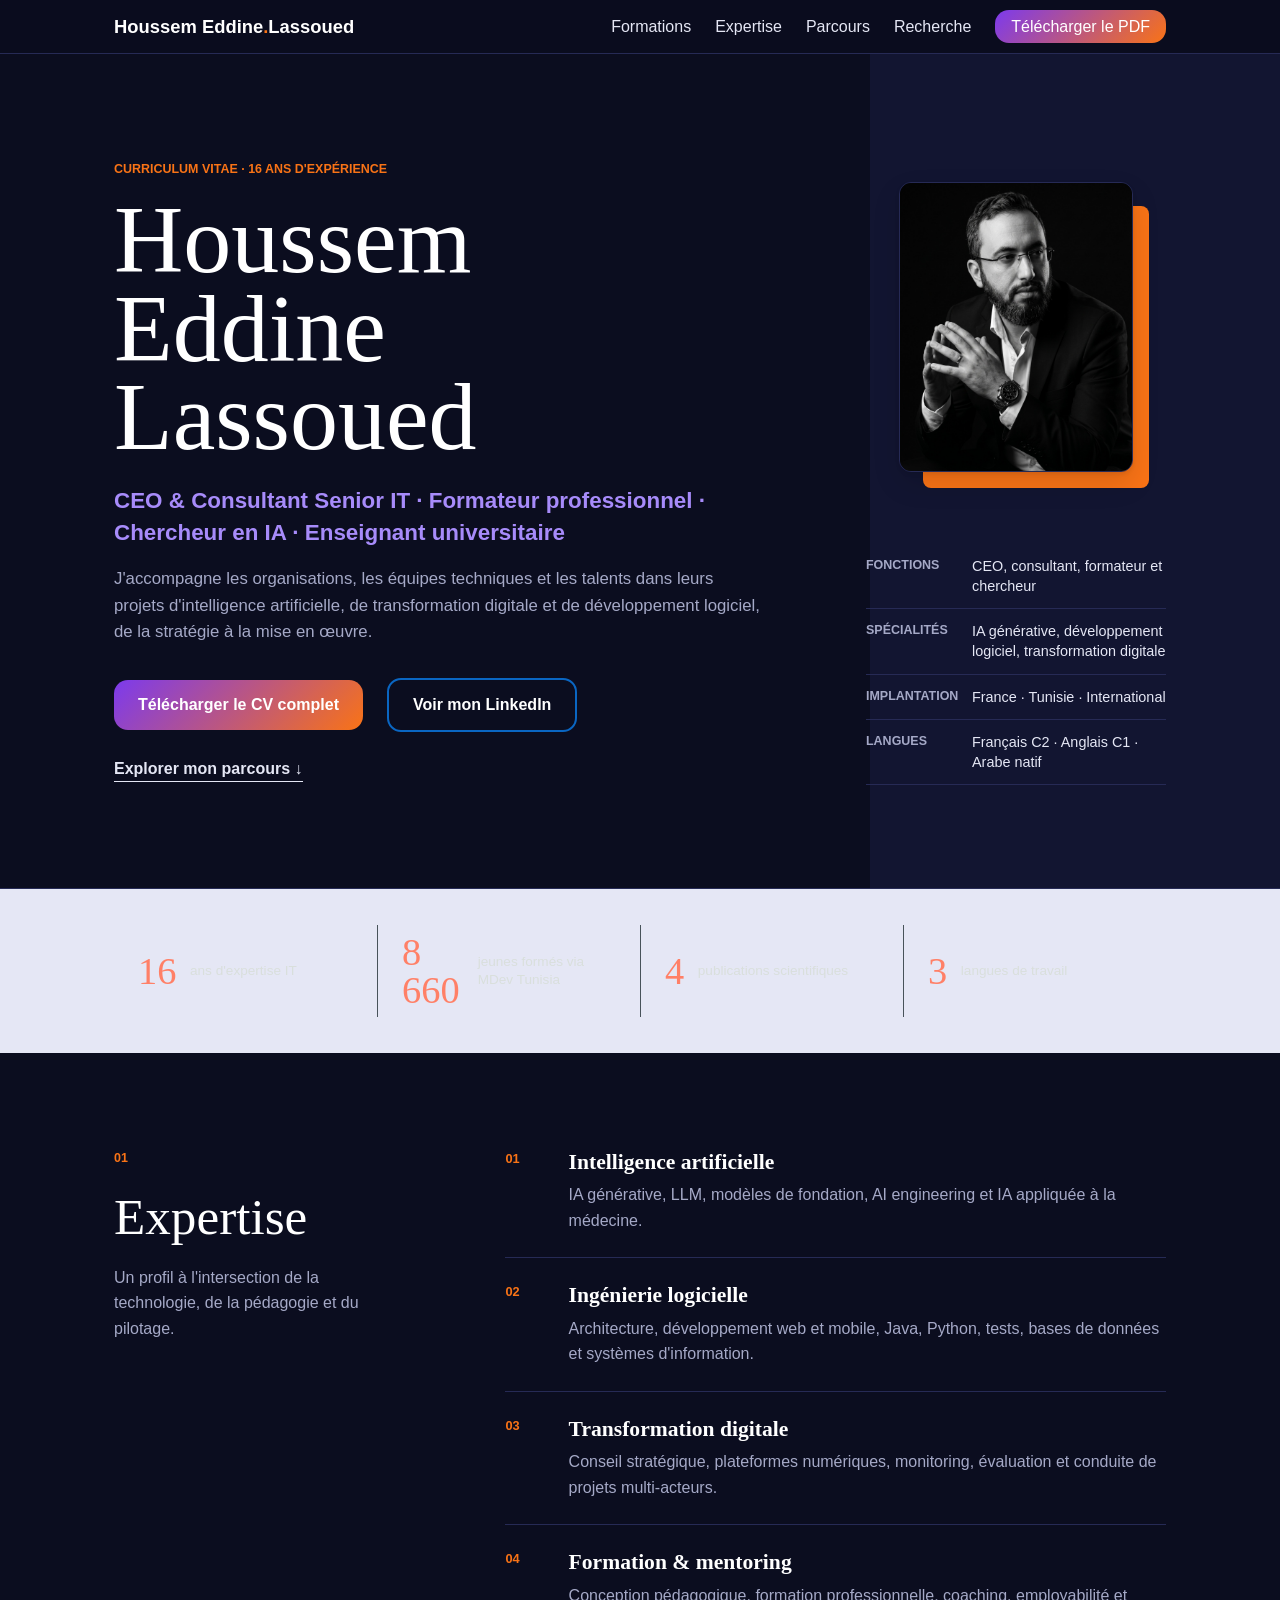
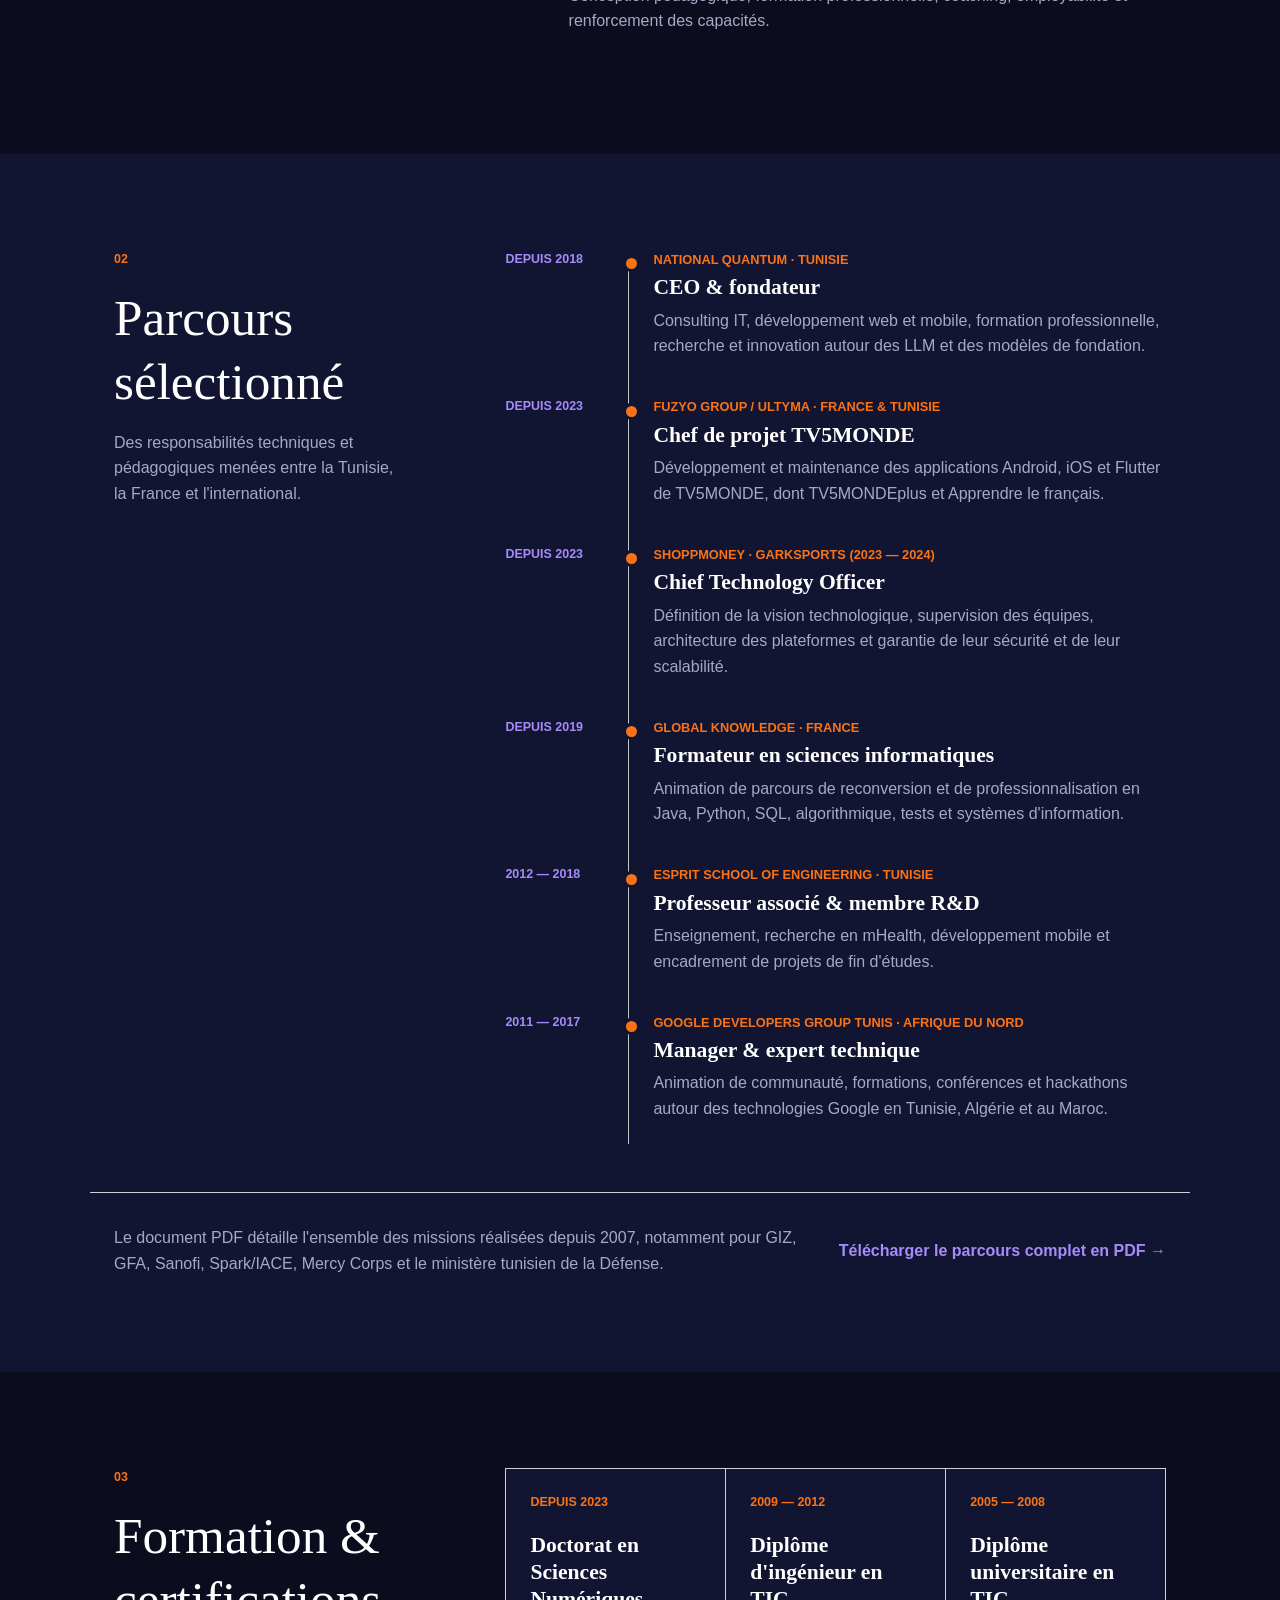
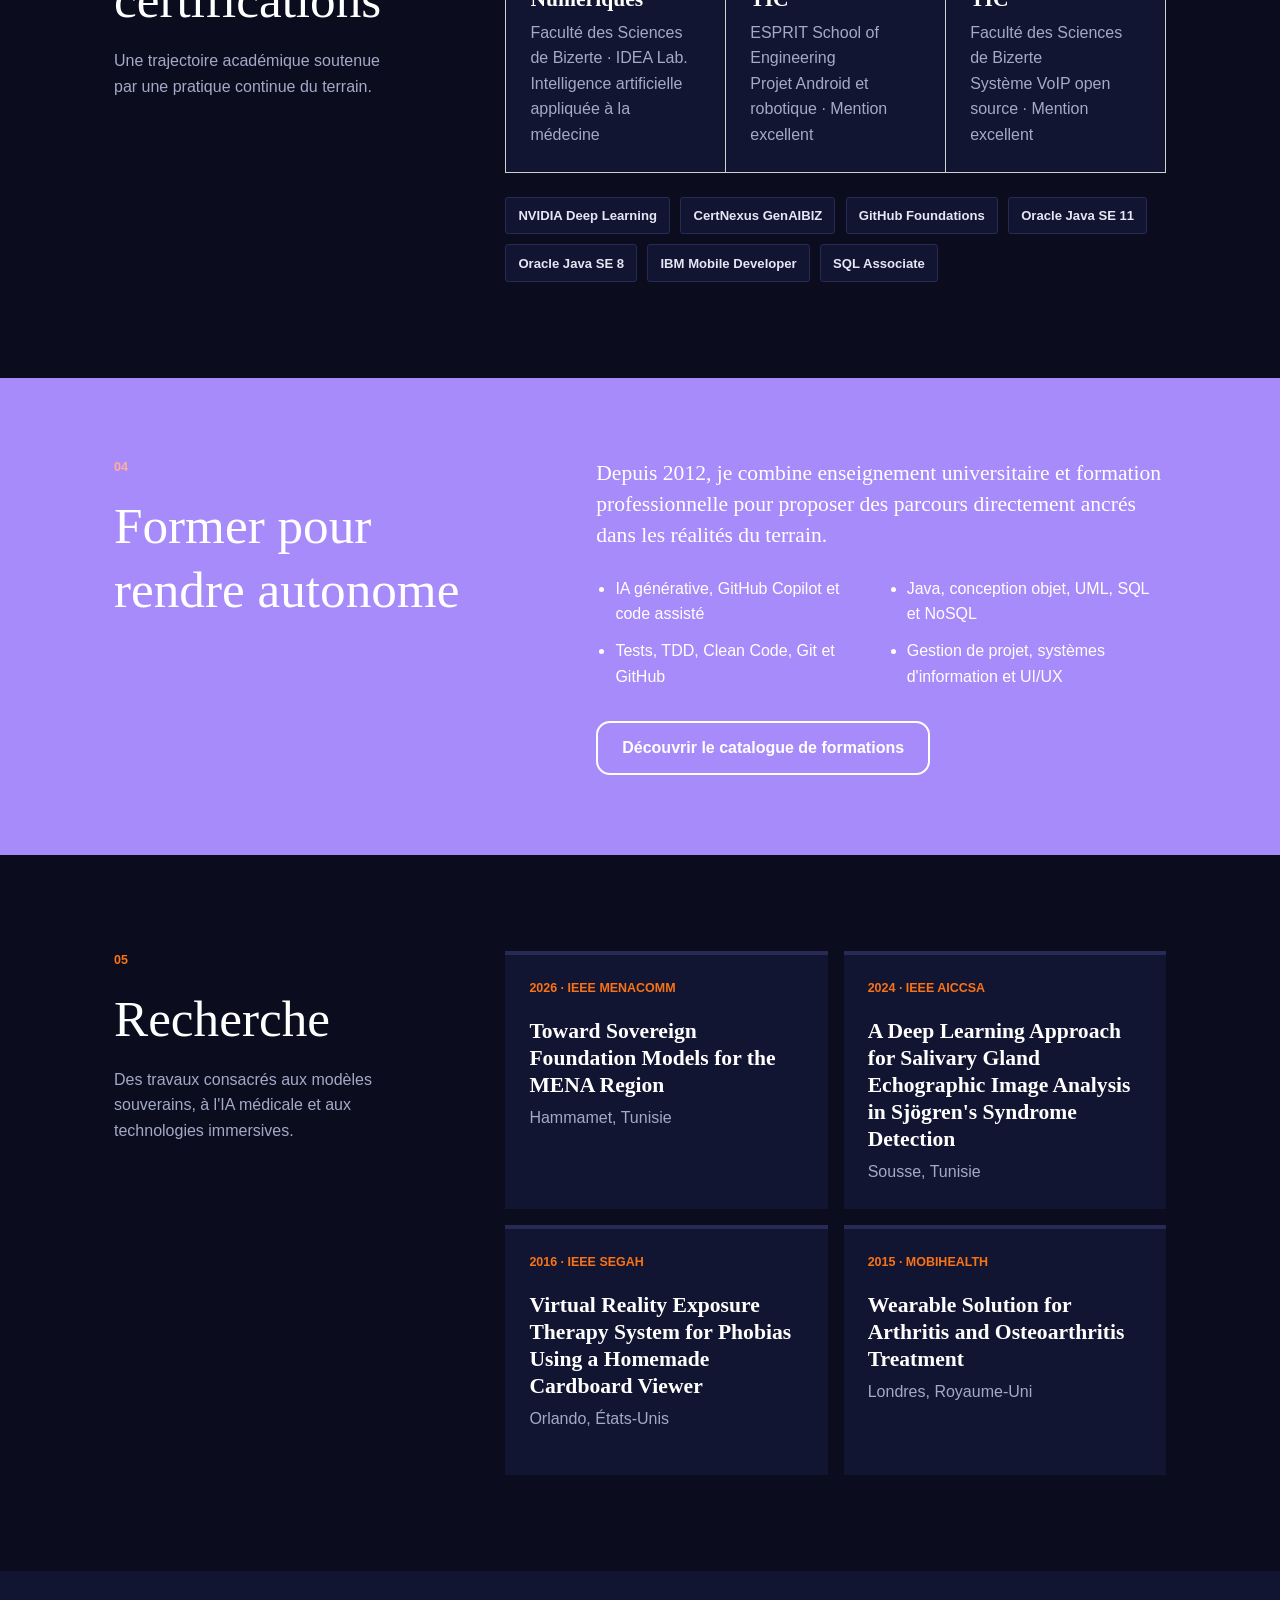
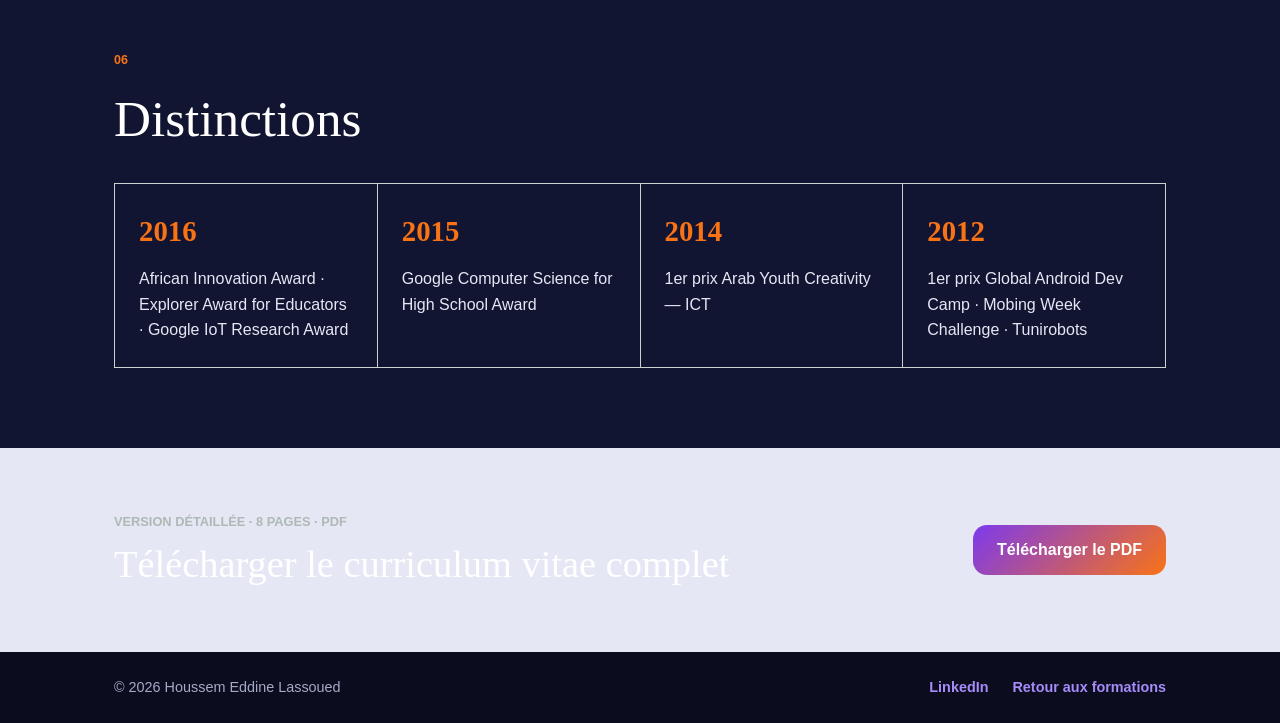
<file: cv.html>
<!DOCTYPE html>
<html lang="fr">
<head>
  <meta charset="UTF-8">
  <meta name="viewport" content="width=device-width, initial-scale=1.0">
  <title>CV — Houssem Eddine Lassoued</title>
  <meta name="description" content="CV de Houssem Eddine Lassoued, consultant senior IT, formateur professionnel, chercheur et enseignant spécialisé en intelligence artificielle et développement logiciel.">
  <link rel="stylesheet" href="styles.css">
</head>
<body class="cv-page">
  <header class="site-header">
    <div class="container header-inner">
      <a href="index.html" class="logo">Houssem Eddine<span>.</span>Lassoued</a>
      <button class="nav-toggle" id="navToggle" aria-label="Ouvrir le menu" aria-expanded="false" aria-controls="primaryNav">
        <span></span><span></span><span></span>
      </button>
      <nav class="primary-nav" id="primaryNav" aria-label="Navigation principale">
        <ul>
          <li><a href="index.html">Formations</a></li>
          <li><a href="#expertise">Expertise</a></li>
          <li><a href="#parcours">Parcours</a></li>
          <li><a href="#recherche">Recherche</a></li>
          <li><a class="btn-cv" href="assets/cv/CV-HoussemEddineLassoued-2026.pdf" download="CV-HoussemEddineLassoued-2026.pdf">Télécharger le PDF</a></li>
        </ul>
      </nav>
    </div>
  </header>

  <main id="main-content">
    <section class="cv-hero" aria-labelledby="cv-title">
      <div class="container cv-hero-grid">
        <div class="cv-identity">
          <p class="cv-kicker">Curriculum vitae · 16 ans d'expérience</p>
          <h1 id="cv-title">Houssem Eddine<br>Lassoued</h1>
          <p class="cv-role">CEO &amp; Consultant Senior IT · Formateur professionnel · Chercheur en IA · Enseignant universitaire</p>
          <p class="cv-summary">J'accompagne les organisations, les équipes techniques et les talents dans leurs projets d'intelligence artificielle, de transformation digitale et de développement logiciel, de la stratégie à la mise en œuvre.</p>
          <div class="cv-actions">
            <a class="btn btn-primary" href="assets/cv/CV-HoussemEddineLassoued-2026.pdf" download="CV-HoussemEddineLassoued-2026.pdf">Télécharger le CV complet</a>
            <a class="btn cv-linkedin" href="https://www.linkedin.com/in/houssemeddinelassoued/" target="_blank" rel="noopener noreferrer">Voir mon LinkedIn</a>
            <a class="cv-text-link" href="#parcours">Explorer mon parcours <span aria-hidden="true">↓</span></a>
          </div>
        </div>
        <aside class="cv-profile-panel" aria-label="Profil en bref">
            <button type="button" class="cv-photo-btn" id="photoOpen" aria-haspopup="dialog" aria-label="Agrandir la photo de profil">
            <img class="cv-photo" src="assets/Houssem-2026-noir.jpg" alt="Portrait de Houssem Eddine Lassoued" fetchpriority="high">
          </button>
          <div class="photo-lightbox" id="photoLightbox" role="dialog" aria-modal="true" aria-label="Photo de profil" hidden>
            <button type="button" class="photo-close" id="photoClose" aria-label="Fermer">&times;</button>
            <img src="assets/Houssem-2026-noir.jpg" alt="Portrait de Houssem Eddine Lassoued">
          </div>
          <dl class="cv-quick-facts">
            <div><dt>Fonctions</dt><dd>CEO, consultant, formateur et chercheur</dd></div>
            <div><dt>Spécialités</dt><dd>IA générative, développement logiciel, transformation digitale</dd></div>
            <div><dt>Implantation</dt><dd>France · Tunisie · International</dd></div>
            <div><dt>Langues</dt><dd>Français C2 · Anglais C1 · Arabe natif</dd></div>
          </dl>
        </aside>
      </div>
    </section>

    <section class="cv-impact" aria-label="Chiffres clés">
      <div class="container cv-stats">
        <div><strong>16</strong><span>ans d'expertise IT</span></div>
        <div><strong>8 660</strong><span>jeunes formés via MDev Tunisia</span></div>
        <div><strong>4</strong><span>publications scientifiques</span></div>
        <div><strong>3</strong><span>langues de travail</span></div>
      </div>
    </section>

    <section id="expertise" class="cv-section">
      <div class="container cv-section-grid">
        <div class="cv-section-heading">
          <p class="cv-section-number">01</p>
          <h2>Expertise</h2>
          <p>Un profil à l'intersection de la technologie, de la pédagogie et du pilotage.</p>
        </div>
        <div class="cv-expertise-list">
          <article>
            <p>01</p>
            <div><h3>Intelligence artificielle</h3><p>IA générative, LLM, modèles de fondation, AI engineering et IA appliquée à la médecine.</p></div>
          </article>
          <article>
            <p>02</p>
            <div><h3>Ingénierie logicielle</h3><p>Architecture, développement web et mobile, Java, Python, tests, bases de données et systèmes d'information.</p></div>
          </article>
          <article>
            <p>03</p>
            <div><h3>Transformation digitale</h3><p>Conseil stratégique, plateformes numériques, monitoring, évaluation et conduite de projets multi-acteurs.</p></div>
          </article>
          <article>
            <p>04</p>
            <div><h3>Formation &amp; mentoring</h3><p>Conception pédagogique, formation professionnelle, coaching, employabilité et renforcement des capacités.</p></div>
          </article>
        </div>
      </div>
    </section>

    <section id="parcours" class="cv-section cv-section-alt">
      <div class="container cv-section-grid">
        <div class="cv-section-heading">
          <p class="cv-section-number">02</p>
          <h2>Parcours sélectionné</h2>
          <p>Des responsabilités techniques et pédagogiques menées entre la Tunisie, la France et l'international.</p>
        </div>
        <div class="cv-timeline">
          <article>
            <div class="cv-timeline-date">Depuis 2018</div>
            <div><p class="cv-company">National Quantum · Tunisie</p><h3>CEO &amp; fondateur</h3><p>Consulting IT, développement web et mobile, formation professionnelle, recherche et innovation autour des LLM et des modèles de fondation.</p></div>
          </article>
          <article>
            <div class="cv-timeline-date">Depuis 2023</div>
            <div><p class="cv-company">Fuzyo Group / ULTYMA · France &amp; Tunisie</p><h3>Chef de projet TV5MONDE</h3><p>Développement et maintenance des applications Android, iOS et Flutter de TV5MONDE, dont TV5MONDEplus et Apprendre le français.</p></div>
          </article>
          <article>
            <div class="cv-timeline-date">Depuis 2023</div>
            <div><p class="cv-company">ShoppMoney · GarkSports (2023 — 2024)</p><h3>Chief Technology Officer</h3><p>Définition de la vision technologique, supervision des équipes, architecture des plateformes et garantie de leur sécurité et de leur scalabilité.</p></div>
          </article>
          <article>
            <div class="cv-timeline-date">Depuis 2019</div>
            <div><p class="cv-company">Global Knowledge · France</p><h3>Formateur en sciences informatiques</h3><p>Animation de parcours de reconversion et de professionnalisation en Java, Python, SQL, algorithmique, tests et systèmes d'information.</p></div>
          </article>
          <article>
            <div class="cv-timeline-date">2012 — 2018</div>
            <div><p class="cv-company">ESPRIT School of Engineering · Tunisie</p><h3>Professeur associé &amp; membre R&amp;D</h3><p>Enseignement, recherche en mHealth, développement mobile et encadrement de projets de fin d'études.</p></div>
          </article>
          <article>
            <div class="cv-timeline-date">2011 — 2017</div>
            <div><p class="cv-company">Google Developers Group Tunis · Afrique du Nord</p><h3>Manager &amp; expert technique</h3><p>Animation de communauté, formations, conférences et hackathons autour des technologies Google en Tunisie, Algérie et au Maroc.</p></div>
          </article>
        </div>
      </div>
      <div class="container cv-full-document">
        <p>Le document PDF détaille l'ensemble des missions réalisées depuis 2007, notamment pour GIZ, GFA, Sanofi, Spark/IACE, Mercy Corps et le ministère tunisien de la Défense.</p>
        <a href="assets/cv/CV-HoussemEddineLassoued-2026.pdf" download="CV-HoussemEddineLassoued-2026.pdf">Télécharger le parcours complet en PDF <span aria-hidden="true">→</span></a>
      </div>
    </section>

    <section id="formation" class="cv-section">
      <div class="container cv-section-grid">
        <div class="cv-section-heading">
          <p class="cv-section-number">03</p>
          <h2>Formation &amp; certifications</h2>
          <p>Une trajectoire académique soutenue par une pratique continue du terrain.</p>
        </div>
        <div>
          <div class="cv-education">
            <article><time>Depuis 2023</time><h3>Doctorat en Sciences Numériques</h3><p>Faculté des Sciences de Bizerte · IDEA Lab.<br>Intelligence artificielle appliquée à la médecine</p></article>
            <article><time>2009 — 2012</time><h3>Diplôme d'ingénieur en TIC</h3><p>ESPRIT School of Engineering<br>Projet Android et robotique · Mention excellent</p></article>
            <article><time>2005 — 2008</time><h3>Diplôme universitaire en TIC</h3><p>Faculté des Sciences de Bizerte<br>Système VoIP open source · Mention excellent</p></article>
          </div>
          <div class="cv-certifications" aria-label="Principales certifications">
            <span>NVIDIA Deep Learning</span>
            <span>CertNexus GenAIBIZ</span>
            <span>GitHub Foundations</span>
            <span>Oracle Java SE 11</span>
            <span>Oracle Java SE 8</span>
            <span>IBM Mobile Developer</span>
            <span>SQL Associate</span>
          </div>
        </div>
      </div>
    </section>

    <section id="formation-professionnelle" class="cv-feature">
      <div class="container cv-feature-grid">
        <div>
          <p class="cv-section-number">04</p>
          <h2>Former pour rendre autonome</h2>
        </div>
        <div>
          <p class="cv-feature-lead">Depuis 2012, je combine enseignement universitaire et formation professionnelle pour proposer des parcours directement ancrés dans les réalités du terrain.</p>
          <ul class="cv-feature-points">
            <li>IA générative, GitHub Copilot et code assisté</li>
            <li>Java, conception objet, UML, SQL et NoSQL</li>
            <li>Tests, TDD, Clean Code, Git et GitHub</li>
            <li>Gestion de projet, systèmes d'information et UI/UX</li>
          </ul>
          <a class="btn btn-secondary" href="index.html#formations">Découvrir le catalogue de formations</a>
        </div>
      </div>
    </section>

    <section id="recherche" class="cv-section">
      <div class="container cv-section-grid">
        <div class="cv-section-heading">
          <p class="cv-section-number">05</p>
          <h2>Recherche</h2>
          <p>Des travaux consacrés aux modèles souverains, à l'IA médicale et aux technologies immersives.</p>
        </div>
        <div class="cv-publications">
          <article><time>2026 · IEEE MENACOMM</time><h3>Toward Sovereign Foundation Models for the MENA Region</h3><p>Hammamet, Tunisie</p></article>
          <article><time>2024 · IEEE AICCSA</time><h3>A Deep Learning Approach for Salivary Gland Echographic Image Analysis in Sjögren's Syndrome Detection</h3><p>Sousse, Tunisie</p></article>
          <article><time>2016 · IEEE SeGAH</time><h3>Virtual Reality Exposure Therapy System for Phobias Using a Homemade Cardboard Viewer</h3><p>Orlando, États-Unis</p></article>
          <article><time>2015 · Mobihealth</time><h3>Wearable Solution for Arthritis and Osteoarthritis Treatment</h3><p>Londres, Royaume-Uni</p></article>
        </div>
      </div>
    </section>

    <section class="cv-awards">
      <div class="container">
        <p class="cv-section-number">06</p>
        <h2>Distinctions</h2>
        <div class="cv-awards-grid">
          <p><strong>2016</strong>African Innovation Award · Explorer Award for Educators · Google IoT Research Award</p>
          <p><strong>2015</strong>Google Computer Science for High School Award</p>
          <p><strong>2014</strong>1er prix Arab Youth Creativity — ICT</p>
          <p><strong>2012</strong>1er prix Global Android Dev Camp · Mobing Week Challenge · Tunirobots</p>
        </div>
      </div>
    </section>

    <section class="cv-download" aria-labelledby="download-title">
      <div class="container cv-download-inner">
        <div><p>Version détaillée · 8 pages · PDF</p><h2 id="download-title">Télécharger le curriculum vitae complet</h2></div>
        <a class="btn btn-primary" href="assets/cv/CV-HoussemEddineLassoued-2026.pdf" download="CV-HoussemEddineLassoued-2026.pdf">Télécharger le PDF</a>
      </div>
    </section>
  </main>

  <footer class="site-footer">
    <div class="container cv-footer-inner">
      <p>&copy; <span id="year"></span> Houssem Eddine Lassoued</p>
      <div class="cv-footer-links">
        <a href="https://www.linkedin.com/in/houssemeddinelassoued/" target="_blank" rel="noopener noreferrer">LinkedIn</a>
        <a href="index.html">Retour aux formations</a>
      </div>
    </div>
  </footer>

  <script src="script.js"></script>
</body>
</html>
</file>
<file: styles.css>
/* ===== Variables ===== */
:root {
  --color-primary: #2563eb;
  --color-primary-dark: #1d4ed8;
  --color-text: #1f2937;
  --color-text-light: #4b5563;
  --color-bg: #ffffff;
  --color-bg-alt: #f8fafc;
  --color-border: #e5e7eb;
  --max-width: 1100px;
  --radius: 8px;
}

/* ===== Reset & Base ===== */
* {
  box-sizing: border-box;
}

body {
  margin: 0;
  font-family: "Segoe UI", Roboto, Helvetica, Arial, sans-serif;
  color: var(--color-text);
  background: var(--color-bg);
  line-height: 1.6;
}

h1, h2, h3 {
  line-height: 1.25;
  margin-top: 0;
}

a {
  color: var(--color-primary);
}

.container {
  max-width: var(--max-width);
  margin: 0 auto;
  padding: 0 1.5rem;
}

/* ===== Header / Nav ===== */
.site-header {
  position: sticky;
  top: 0;
  z-index: 100;
  background: var(--color-bg);
  border-bottom: 1px solid var(--color-border);
}

.header-inner {
  display: flex;
  align-items: center;
  justify-content: space-between;
  padding-top: 0.75rem;
  padding-bottom: 0.75rem;
}

.logo {
  font-weight: 700;
  font-size: 1.15rem;
  color: var(--color-text);
  text-decoration: none;
}

.logo span {
  color: var(--color-primary);
}

.primary-nav ul {
  list-style: none;
  display: flex;
  align-items: center;
  gap: 1.5rem;
  margin: 0;
  padding: 0;
}

.primary-nav a {
  text-decoration: none;
  color: var(--color-text);
  font-weight: 500;
}

.primary-nav a:hover,
.primary-nav a:focus-visible {
  color: var(--color-primary);
}

.btn-cv {
  background: var(--color-primary);
  color: #fff !important;
  padding: 0.5rem 1rem;
  border-radius: var(--radius);
}

.btn-cv:hover {
  background: var(--color-primary-dark);
}

.sidebar-menu-toggle {
  display: none;
  align-items: center;
  gap: 0.45rem;
  background: none;
  border: none;
  color: var(--color-text);
  font: inherit;
  font-weight: 700;
  cursor: pointer;
  padding: 0.45rem 0.65rem;
  margin-right: 0.5rem;
  border-radius: 6px;
}

.sidebar-menu-toggle:hover,
.sidebar-menu-toggle:focus-visible {
  color: var(--color-primary);
  background: #eff6ff;
}

@media (max-width: 1100px) {
  .sidebar-menu-toggle {
    display: flex;
  }
}

.nav-toggle {
  display: none;
  flex-direction: column;
  gap: 4px;
  background: none;
  border: none;
  cursor: pointer;
  padding: 0.5rem;
}

.nav-toggle span {
  width: 24px;
  height: 2px;
  background: var(--color-text);
  display: block;
}

/* ===== Hero ===== */
.hero {
  background: var(--color-bg-alt);
  padding: 4rem 0;
  text-align: center;
}

.hero h1 {
  font-size: 2.1rem;
  max-width: 800px;
  margin: 0 auto 1rem;
}

.hero-subtitle {
  max-width: 650px;
  margin: 0 auto 2rem;
  color: var(--color-text-light);
  font-size: 1.1rem;
}

.hero-actions {
  display: flex;
  justify-content: center;
  gap: 1rem;
  flex-wrap: wrap;
}

.btn {
  display: inline-block;
  padding: 0.75rem 1.5rem;
  border-radius: var(--radius);
  text-decoration: none;
  font-weight: 600;
}

.btn-primary {
  background: var(--color-primary);
  color: #fff;
}

.btn-primary:hover {
  background: var(--color-primary-dark);
}

.btn-secondary {
  background: transparent;
  color: var(--color-primary);
  border: 2px solid var(--color-primary);
}

.btn-secondary:hover {
  background: var(--color-primary);
  color: #fff;
}

/* ===== About ===== */
.about {
  padding: 3.5rem 0;
}

.about p {
  max-width: 750px;
  color: var(--color-text-light);
}

/* ===== Formations intro & category nav ===== */
.formations-intro {
  padding: 1.5rem 0 2.5rem;
  background: var(--color-bg-alt);
}

.category-nav ul {
  list-style: none;
  display: flex;
  flex-wrap: wrap;
  gap: 0.6rem;
  padding: 0;
  margin: 1.5rem 0 0;
}

.category-nav a {
  display: inline-block;
  text-decoration: none;
  background: #fff;
  border: 1px solid var(--color-border);
  color: var(--color-text);
  padding: 0.4rem 0.9rem;
  border-radius: 999px;
  font-size: 0.9rem;
}

.category-nav a:hover,
.category-nav a:focus-visible {
  border-color: var(--color-primary);
  color: var(--color-primary);
}

/* ===== Category titles ===== */
.category-title {
  margin-top: 3rem;
  padding-top: 1.5rem;
  border-top: 3px solid var(--color-primary);
  font-size: 1.5rem;
  scroll-margin-top: 80px;
}

/* ===== Training sections ===== */
.training {
  padding: 1.5rem 0;
  border-bottom: 1px solid var(--color-border);
  scroll-margin-top: 80px;
}

.training h3 {
  font-size: 1.25rem;
  margin-bottom: 0.35rem;
}

.training-meta {
  color: var(--color-text-light);
  font-size: 0.9rem;
  margin: 0 0 0.75rem;
}

.training-objectives {
  margin: 0.75rem 0;
  padding-left: 1.2rem;
}

.training-objectives li {
  margin-bottom: 0.3rem;
}

.training-link {
  display: inline-block;
  margin-top: 0.5rem;
  font-weight: 600;
  text-decoration: none;
  background: none;
  border: 2px solid var(--color-primary);
  color: var(--color-primary);
  padding: 0.5rem 1.1rem;
  border-radius: var(--radius);
  cursor: pointer;
  font-size: 0.95rem;
}

.training-link:hover,
.training-link:focus-visible {
  background: var(--color-primary);
  color: #fff;
}

/* ===== Modal (popup programme détaillé) ===== */
.modal-overlay {
  position: fixed;
  inset: 0;
  background: rgba(15, 23, 42, 0.6);
  display: flex;
  align-items: center;
  justify-content: center;
  padding: 1.5rem;
  z-index: 1000;
}

.modal-overlay[hidden] {
  display: none;
}

.modal {
  position: relative;
  background: #fff;
  border-radius: var(--radius);
  max-width: 880px;
  width: 100%;
  max-height: 90vh;
  overflow-y: auto;
  padding: 2.25rem;
  box-shadow: 0 20px 50px rgba(0, 0, 0, 0.25);
}

.modal-close {
  position: absolute;
  top: 0.75rem;
  right: 0.75rem;
  background: none;
  border: none;
  font-size: 1.75rem;
  line-height: 1;
  cursor: pointer;
  color: var(--color-text-light);
  padding: 0.25rem 0.5rem;
}

.modal-close:hover,
.modal-close:focus-visible {
  color: var(--color-text);
}

.modal-meta {
  color: var(--color-text-light);
  font-size: 0.9rem;
  margin-bottom: 1rem;
}

.modal-body h4 {
  margin-bottom: 0.65rem;
  font-size: 1.05rem;
  color: var(--color-text);
}

.modal-body ul {
  margin: 0 0 1rem;
  padding-left: 1.2rem;
}

.modal-body li {
  margin-bottom: 0.3rem;
}

.modal-section {
  padding: 1.1rem 0;
  border-top: 1px solid var(--color-border);
}

.modal-section:first-child {
  padding-top: 0;
  border-top: 0;
}

.modal-section > p {
  margin: 0;
}

.modal-days {
  display: grid;
  gap: 0.9rem;
}

.modal-day {
  padding: 1rem 1.1rem;
  background: var(--color-bg-alt);
  border-left: 4px solid var(--color-primary);
  border-radius: 0 var(--radius) var(--radius) 0;
}

.modal-day h5 {
  margin: 0 0 0.75rem;
  font-size: 1rem;
  color: var(--color-primary-dark);
}

.modal-day > p {
  margin: 0;
}

.modal-module + .modal-module {
  margin-top: 0.85rem;
}

.modal-module h6 {
  margin: 0 0 0.3rem;
  font-size: 0.95rem;
}

.modal-module ul {
  margin-bottom: 0;
}

.modal-workshop {
  margin-top: 0.9rem !important;
  padding-top: 0.75rem;
  border-top: 1px dashed var(--color-border);
  color: var(--color-text-light);
}

/* ===== Contact ===== */
.contact {
  padding: 3rem 0 4rem;
  text-align: center;
  background: var(--color-bg-alt);
}

.contact p {
  max-width: 600px;
  margin: 0 auto 1.5rem;
  color: var(--color-text-light);
}

.contact-actions {
  display: flex;
  align-items: center;
  justify-content: center;
  flex-wrap: wrap;
  gap: 0.75rem;
}

.btn-whatsapp {
  color: #fff;
  background: #16794b;
}

.btn-whatsapp:hover,
.btn-whatsapp:focus-visible {
  color: #fff;
  background: #11633d;
}

.contact-cv-link {
  padding: 0.7rem 0.4rem;
  color: var(--color-text);
  font-weight: 700;
  text-underline-offset: 4px;
}

@media (max-width: 600px) {
  .contact-actions {
    align-items: stretch;
    flex-direction: column;
  }

  .contact-actions .btn {
    width: 100%;
    overflow-wrap: anywhere;
  }
}

/* ===== Footer ===== */
.site-footer {
  padding: 1.5rem 0;
  text-align: center;
  color: var(--color-text-light);
  font-size: 0.9rem;
}

/* ===== Web CV ===== */
.cv-page {
  --cv-ink: #18232a;
  --cv-muted: #53636a;
  --cv-paper: #f6f7f4;
  --cv-accent: #c84f38;
  --cv-teal: #0f6263;
  color: var(--cv-ink);
  background: #fff;
  letter-spacing: 0;
}

.cv-page h1,
.cv-page h2,
.cv-page h3 {
  font-family: Georgia, "Times New Roman", serif;
  letter-spacing: 0;
}

.cv-page .site-header {
  background: rgba(255, 255, 255, 0.97);
}

.cv-page .logo span,
.cv-page .primary-nav a:hover,
.cv-page .primary-nav a:focus-visible {
  color: var(--cv-accent);
}

.cv-page .btn-cv,
.cv-page .btn-primary {
  background: var(--cv-accent);
}

.cv-page .btn-cv:hover,
.cv-page .btn-primary:hover,
.cv-page .btn-cv:focus-visible,
.cv-page .btn-primary:focus-visible {
  background: #a93c28;
}

.cv-hero {
  min-height: calc(100vh - 65px);
  display: flex;
  align-items: center;
  padding: 5rem 0;
  background: linear-gradient(90deg, #fff 0 68%, var(--cv-paper) 68% 100%);
  border-bottom: 1px solid #dce2df;
}

.cv-hero-grid {
  display: grid;
  grid-template-columns: minmax(0, 1.55fr) minmax(300px, 0.65fr);
  gap: clamp(3rem, 8vw, 7rem);
  align-items: center;
}

.cv-kicker,
.cv-section-number {
  margin: 0 0 1rem;
  color: var(--cv-accent);
  font-size: 0.78rem;
  font-weight: 800;
  text-transform: uppercase;
}

.cv-identity h1 {
  margin-bottom: 1.5rem;
  font-size: clamp(3.4rem, 7.5vw, 6.8rem);
  font-weight: 500;
  line-height: 0.92;
}

.cv-role {
  max-width: 720px;
  margin: 0 0 1.1rem;
  color: var(--cv-teal);
  font-size: clamp(1.1rem, 2vw, 1.4rem);
  font-weight: 700;
  line-height: 1.4;
}

.cv-summary {
  max-width: 680px;
  margin: 0;
  color: var(--cv-muted);
  font-size: 1.05rem;
}

.cv-actions {
  display: flex;
  align-items: center;
  gap: 1.5rem;
  flex-wrap: wrap;
  margin-top: 2rem;
}

.cv-text-link {
  color: var(--cv-ink);
  font-weight: 700;
  text-decoration: none;
  border-bottom: 1px solid var(--cv-ink);
}

.cv-text-link:hover,
.cv-text-link:focus-visible {
  color: var(--cv-accent);
  border-color: var(--cv-accent);
}

.cv-linkedin {
  color: #0a66c2;
  background: #fff;
  border: 2px solid #0a66c2;
}

.cv-linkedin:hover,
.cv-linkedin:focus-visible {
  color: #fff;
  background: #0a66c2;
}

.cv-profile-panel {
  padding-top: 1.5rem;
}

.cv-photo {
  display: block;
  width: min(78%, 260px);
  height: auto;
  margin: 0 auto 2rem;
  background: #e9eceb;
  border-radius: 12px;
  box-shadow:
    0 12px 28px rgba(0, 0, 0, 0.12),
    0 2px 4px rgba(0, 0, 0, 0.08),
    20px 20px 0px -4px var(--cv-accent);
  border: 1px solid rgba(255, 255, 255, 0.6);
  transition: transform 0.3s cubic-bezier(0.33, 0.66, 0.66, 1), box-shadow 0.3s ease;
}

.cv-photo:hover {
  transform: translateY(-4px);
  box-shadow:
    0 16px 32px rgba(0, 0, 0, 0.15),
    0 2px 4px rgba(0, 0, 0, 0.08),
    20px 20px 0px -4px var(--cv-accent);
}

.cv-quick-facts {
  margin: 2.5rem 0 0;
}

.cv-quick-facts div {
  display: grid;
  grid-template-columns: 90px 1fr;
  gap: 1rem;
  padding: 0.75rem 0;
  border-bottom: 1px solid #ccd4d0;
}

.cv-quick-facts dt {
  color: var(--cv-muted);
  font-size: 0.78rem;
  font-weight: 700;
  text-transform: uppercase;
}

.cv-quick-facts dd {
  margin: 0;
  font-size: 0.9rem;
  line-height: 1.4;
}

.cv-impact {
  color: #fff;
  background: var(--cv-ink);
}

.cv-stats {
  display: grid;
  grid-template-columns: repeat(4, 1fr);
  padding-top: 2.2rem;
  padding-bottom: 2.2rem;
}

.cv-stats div {
  display: flex;
  align-items: center;
  gap: 0.85rem;
  min-width: 0;
  padding: 0.5rem 1.5rem;
  border-left: 1px solid #48535a;
}

.cv-stats div:first-child {
  border-left: 0;
}

.cv-stats strong {
  color: #ff8067;
  font-family: Georgia, "Times New Roman", serif;
  font-size: 2.4rem;
  font-weight: 500;
  line-height: 1;
}

.cv-stats span {
  color: #d9dfdc;
  font-size: 0.85rem;
  line-height: 1.3;
}

.cv-section {
  padding: 6rem 0;
  scroll-margin-top: 70px;
}

.cv-section-alt {
  background: var(--cv-paper);
}

.cv-section-grid {
  display: grid;
  grid-template-columns: minmax(220px, 0.7fr) minmax(0, 1.6fr);
  gap: clamp(3rem, 8vw, 8rem);
}

.cv-section-heading h2,
.cv-feature h2,
.cv-awards h2,
.cv-download h2 {
  margin-bottom: 1rem;
  font-size: clamp(2.1rem, 4vw, 3.6rem);
  font-weight: 500;
}

.cv-section-heading > p:last-child {
  color: var(--cv-muted);
}

.cv-expertise-list article {
  display: grid;
  grid-template-columns: 44px 1fr;
  gap: 1.2rem;
  padding: 1.5rem 0;
  border-top: 1px solid #cbd3d0;
}

.cv-expertise-list article:first-child {
  padding-top: 0;
  border-top: 0;
}

.cv-expertise-list article > p {
  margin: 0;
  color: var(--cv-accent);
  font-size: 0.8rem;
  font-weight: 800;
}

.cv-expertise-list h3,
.cv-timeline h3,
.cv-education h3,
.cv-publications h3 {
  margin-bottom: 0.4rem;
  font-size: 1.35rem;
}

.cv-expertise-list article div p,
.cv-timeline article div > p:last-child,
.cv-education p,
.cv-publications p {
  margin: 0;
  color: var(--cv-muted);
}

.cv-timeline {
  position: relative;
}

.cv-timeline::before {
  position: absolute;
  top: 0.4rem;
  bottom: 1rem;
  left: 123px;
  width: 1px;
  content: "";
  background: #bdc9c5;
}

.cv-timeline article {
  position: relative;
  display: grid;
  grid-template-columns: 100px 1fr;
  gap: 3rem;
  padding: 0 0 2.4rem;
}

.cv-timeline article::before {
  position: absolute;
  top: 0.35rem;
  left: 118px;
  width: 11px;
  height: 11px;
  content: "";
  background: var(--cv-accent);
  border: 3px solid var(--cv-paper);
  border-radius: 50%;
}

.cv-timeline-date {
  color: var(--cv-teal);
  font-size: 0.78rem;
  font-weight: 800;
  text-transform: uppercase;
}

.cv-company {
  margin: 0 0 0.25rem;
  color: var(--cv-accent);
  font-size: 0.8rem;
  font-weight: 800;
  text-transform: uppercase;
}

.cv-full-document {
  display: flex;
  align-items: center;
  justify-content: space-between;
  gap: 2rem;
  margin-top: 2rem;
  padding-top: 2rem;
  border-top: 1px solid #cbd3d0;
}

.cv-full-document p {
  max-width: 700px;
  margin: 0;
  color: var(--cv-muted);
}

.cv-full-document a {
  flex: 0 0 auto;
  color: var(--cv-teal);
  font-weight: 700;
  text-decoration: none;
}

.cv-education {
  display: grid;
  grid-template-columns: repeat(3, 1fr);
  gap: 1px;
  background: #cbd3d0;
  border: 1px solid #cbd3d0;
}

.cv-education article {
  padding: 1.5rem;
  background: #fff;
}

.cv-education time,
.cv-publications time {
  display: block;
  margin-bottom: 1.2rem;
  color: var(--cv-accent);
  font-size: 0.78rem;
  font-weight: 800;
  text-transform: uppercase;
}

.cv-certifications {
  display: flex;
  flex-wrap: wrap;
  gap: 0.65rem;
  margin-top: 1.5rem;
}

.cv-certifications span {
  padding: 0.45rem 0.75rem;
  color: var(--cv-teal);
  background: #e6f0ed;
  border: 1px solid #bfd4cf;
  border-radius: 3px;
  font-size: 0.82rem;
  font-weight: 700;
}

.cv-feature {
  padding: 5rem 0;
  color: #fff;
  background: var(--cv-teal);
}

.cv-feature-grid {
  display: grid;
  grid-template-columns: minmax(260px, 0.8fr) minmax(0, 1.2fr);
  gap: clamp(3rem, 8vw, 8rem);
}

.cv-feature .cv-section-number {
  color: #ffad9d;
}

.cv-feature-lead {
  margin-top: 0;
  font-family: Georgia, "Times New Roman", serif;
  font-size: 1.35rem;
  line-height: 1.45;
}

.cv-feature-points {
  display: grid;
  grid-template-columns: repeat(2, 1fr);
  gap: 0.7rem 2rem;
  margin: 1.5rem 0 2rem;
  padding-left: 1.2rem;
}

.cv-feature .btn-secondary {
  color: #fff;
  border-color: #fff;
}

.cv-feature .btn-secondary:hover,
.cv-feature .btn-secondary:focus-visible {
  color: var(--cv-teal);
  background: #fff;
}

.cv-publications {
  display: grid;
  grid-template-columns: repeat(2, minmax(0, 1fr));
  gap: 1rem;
}

.cv-publications article {
  min-height: 250px;
  padding: 1.5rem;
  background: var(--cv-paper);
  border-top: 4px solid var(--cv-teal);
}

.cv-publications h3 {
  overflow-wrap: anywhere;
}

.cv-awards {
  padding: 5rem 0;
  background: #eef1ef;
}

.cv-awards-grid {
  display: grid;
  grid-template-columns: repeat(4, 1fr);
  gap: 1px;
  margin-top: 2rem;
  background: #cbd3d0;
  border: 1px solid #cbd3d0;
}

.cv-awards-grid p {
  margin: 0;
  padding: 1.5rem;
  background: #eef1ef;
}

.cv-awards-grid strong {
  display: block;
  margin-bottom: 0.75rem;
  color: var(--cv-accent);
  font-family: Georgia, "Times New Roman", serif;
  font-size: 1.8rem;
}

.cv-download {
  padding: 4rem 0;
  color: #fff;
  background: var(--cv-ink);
}

.cv-download-inner {
  display: flex;
  align-items: center;
  justify-content: space-between;
  gap: 2rem;
}

.cv-download p {
  margin: 0 0 0.5rem;
  color: #aeb9b5;
  font-size: 0.8rem;
  font-weight: 700;
  text-transform: uppercase;
}

.cv-download h2 {
  margin: 0;
  font-size: clamp(1.8rem, 3vw, 2.8rem);
}

.cv-footer-inner {
  display: flex;
  justify-content: space-between;
  gap: 1rem;
}

.cv-footer-inner p {
  margin: 0;
}

.cv-footer-inner a {
  color: var(--cv-teal);
  font-weight: 700;
  text-decoration: none;
}

/* ===== Formations Sidebar ===== */
.formations-sidebar {
  position: fixed;
  top: 60px;
  left: 0;
  height: calc(100vh - 60px);
  width: 280px;
  background: var(--color-bg-alt);
  border-right: 1px solid var(--color-border);
  overflow-y: auto;
  z-index: 90;
  transition: transform 0.3s ease;
  box-shadow: 2px 0 8px rgba(0, 0, 0, 0.05);
  transform: translateX(0);
}

.sidebar-backdrop {
  display: none;
}

.sidebar-header {
  padding: 1.5rem 1.5rem 1rem;
  border-bottom: 1px solid var(--color-border);
  position: sticky;
  top: 0;
  background: var(--color-bg-alt);
  z-index: 10;
  display: flex;
  justify-content: space-between;
  align-items: center;
}

.sidebar-header h2 {
  margin: 0;
  font-size: 1.1rem;
  font-weight: 700;
  color: var(--color-text);
}

.sidebar-header .sidebar-toggle {
  display: none;
  background: none;
  border: none;
  font-size: 1.5rem;
  cursor: pointer;
  padding: 0;
  color: var(--color-text-light);
}

.sidebar-toggle {
  display: none;
  position: fixed;
  top: 70px;
  left: 10px;
  z-index: 85;
  padding: 0.5rem 1rem;
  background: var(--color-primary);
  color: white;
  border: none;
  border-radius: var(--radius);
  cursor: pointer;
  font-weight: 600;
}

.sidebar-nav {
  padding: 1rem 0;
}

.sidebar-section {
  padding: 0.75rem 1.5rem;
}

.sidebar-section h3 {
  margin: 1rem 0 0.5rem 0;
  font-size: 0.85rem;
  font-weight: 700;
  text-transform: uppercase;
  letter-spacing: 0.05em;
  color: #64748b;
}

.sidebar-section:first-child h3 {
  margin-top: 0;
}

.sidebar-section ul {
  list-style: none;
  margin: 0;
  padding: 0;
  display: flex;
  flex-direction: column;
  gap: 0.25rem;
}

.sidebar-section li {
  margin: 0;
}

.sidebar-section a {
  display: flex;
  align-items: center;
  gap: 0.5rem;
  padding: 0.4rem 0.75rem;
  text-decoration: none;
  color: var(--color-text-light);
  font-size: 0.85rem;
  border-radius: 4px;
  transition: all 0.2s ease;
}

.sidebar-section a:hover,
.sidebar-section a:focus-visible,
.sidebar-section a.is-active {
  background: rgba(37, 99, 235, 0.08);
  color: var(--color-primary);
}

.sidebar-section a.is-active {
  box-shadow: inset 3px 0 0 var(--color-primary);
  font-weight: 700;
}

.sidebar-section code {
  font-size: 0.7rem;
  font-weight: 700;
  background: rgba(37, 99, 235, 0.1);
  color: var(--color-primary);
  padding: 2px 5px;
  border-radius: 3px;
  white-space: nowrap;
  font-family: "Courier New", monospace;
  flex-shrink: 0;
}

/* Training codes in titles */
.training-code {
  display: inline-block;
  font-size: 0.75rem;
  font-weight: 700;
  background: #dbeafe;
  color: #1e40af;
  padding: 4px 8px;
  border-radius: 4px;
  margin-right: 0.5rem;
  font-family: "Courier New", monospace;
  letter-spacing: 0.05em;
}

.training code.training-code {
  display: inline-block;
}

.training h3 {
  display: flex;
  align-items: center;
  gap: 0.5rem;
}

body:not(.cv-page) main#main-content,
body:not(.cv-page) .site-footer {
  margin-left: 280px;
}

/* Mobile adjustments for sidebar */
@media (max-width: 1100px) {
  .formations-sidebar {
    transform: translateX(-100%);
  }

  body:not(.cv-page) main#main-content,
  body:not(.cv-page) .site-footer {
    margin-left: 0;
  }

  .sidebar-header .sidebar-toggle {
    display: block;
  }

  .formations-sidebar.open {
    transform: translateX(0);
  }

  .sidebar-backdrop {
    position: fixed;
    inset: 60px 0 0;
    z-index: 80;
    display: block;
    border: 0;
    background: rgba(15, 23, 42, 0.45);
    opacity: 0;
    visibility: hidden;
    transition: opacity 0.25s ease, visibility 0.25s ease;
  }

  .formations-sidebar.open + .sidebar-backdrop {
    opacity: 1;
    visibility: visible;
  }
}

@media (max-width: 768px) {
  .formations-sidebar {
    width: min(88vw, 320px);
  }

  .sidebar-header {
    padding: 1rem 1.25rem;
  }

  .sidebar-header h2 {
    font-size: 1rem;
  }

  .training h3 {
    align-items: flex-start;
    flex-direction: column;
  }

  .training-code {
    margin-right: 0;
  }
}

@media (prefers-reduced-motion: reduce) {
  .formations-sidebar,
  .sidebar-backdrop,
  .sidebar-section a {
    transition: none;
  }
}

.cv-footer-links {
  display: flex;
  gap: 1.5rem;
}

/* ===== Responsive ===== */
@media (max-width: 768px) {
  .nav-toggle {
    display: flex;
  }

  .primary-nav {
    display: none;
    position: absolute;
    top: 100%;
    left: 0;
    right: 0;
    background: var(--color-bg);
    border-bottom: 1px solid var(--color-border);
  }

  .primary-nav.open {
    display: block;
  }

  .primary-nav ul {
    flex-direction: column;
    align-items: flex-start;
    gap: 0;
    padding: 1rem 1.5rem;
  }

  .primary-nav li {
    width: 100%;
    padding: 0.5rem 0;
  }

  .hero h1 {
    font-size: 1.6rem;
  }

  .modal-overlay {
    align-items: flex-end;
    padding: 0;
  }

  .modal {
    max-height: 94vh;
    padding: 1.5rem 1.1rem;
    border-radius: var(--radius) var(--radius) 0 0;
  }

  .modal h3 {
    padding-right: 2rem;
    font-size: 1.2rem;
  }

  .modal-day {
    padding: 0.9rem;
  }

  .cv-hero {
    min-height: auto;
    padding: 3.5rem 0 4.5rem;
    background: #fff;
  }

  .cv-hero-grid,
  .cv-section-grid,
  .cv-feature-grid {
    grid-template-columns: 1fr;
    gap: 3rem;
  }

  .cv-identity h1 {
    font-size: clamp(3rem, 16vw, 5rem);
  }

  .cv-profile-panel {
    padding: 0;
  }

  .cv-photo {
    width: min(68vw, 240px);
    border-radius: 10px;
  }

  .cv-stats {
    grid-template-columns: repeat(2, 1fr);
  }

  .cv-stats div {
    border-top: 1px solid #48535a;
    border-left: 0;
  }

  .cv-stats div:nth-child(-n + 2) {
    border-top: 0;
  }

  .cv-section {
    padding: 4rem 0;
  }

  .cv-full-document,
  .cv-download-inner {
    align-items: flex-start;
    flex-direction: column;
  }

  .cv-education,
  .cv-awards-grid {
    grid-template-columns: 1fr;
  }

  .cv-feature-points,
  .cv-publications {
    grid-template-columns: 1fr;
  }

  .cv-publications article {
    min-height: 0;
  }

  .cv-footer-inner {
    align-items: center;
    flex-direction: column;
  }
}

@media (max-width: 480px) {
  .cv-actions {
    align-items: flex-start;
    flex-direction: column;
  }

  .cv-footer-links {
    align-items: center;
    flex-direction: column;
    gap: 0.5rem;
  }

  .cv-stats {
    grid-template-columns: 1fr;
  }

  .cv-stats div:nth-child(2) {
    border-top: 1px solid #48535a;
  }

  .cv-timeline::before {
    left: 7px;
  }

  .cv-timeline article {
    grid-template-columns: 1fr;
    gap: 0.5rem;
    padding-left: 2rem;
  }

  .cv-timeline article::before {
    left: 2px;
  }

  .cv-quick-facts div {
    grid-template-columns: 1fr;
    gap: 0.2rem;
  }
}

/* ===== Thème académie (sombre, accent dégradé) ===== */
:root {
  --color-primary: #7c3aed;
  --color-primary-dark: #6d28d9;
  --color-text: #e5e7f5;
  --color-text-light: #a5a9c7;
  --color-bg: #0b0d1f;
  --color-bg-alt: #121531;
  --color-border: #262a55;
  --radius: 14px;
}

body { background: var(--color-bg); color: var(--color-text); }
a { color: #a78bfa; }
.site-header { background: rgba(11, 13, 31, 0.92); backdrop-filter: blur(8px); }
.logo { color: #fff; }
.logo span { color: #f97316; }
.primary-nav a { color: var(--color-text); }
.hero {
  background: radial-gradient(circle at 20% 10%, rgba(124, 58, 237, 0.45), transparent 55%),
    radial-gradient(circle at 85% 90%, rgba(249, 115, 22, 0.3), transparent 50%), #0b0d1f;
  color: #fff;
}
.btn-primary, .btn-cv {
  background: linear-gradient(135deg, #7c3aed, #f97316);
  color: #fff;
  border: 0;
}
.btn-primary:hover, .btn-cv:hover { filter: brightness(1.1); background: linear-gradient(135deg, #6d28d9, #ea580c); }
.about, .formations-intro, .training, .formations-sidebar, .sidebar-header {
  background: var(--color-bg-alt);
  color: var(--color-text);
  border-color: var(--color-border);
}
.training { border: 1px solid var(--color-border); border-radius: var(--radius); }
.training h3, h1, h2, h3 { color: #fff; }

.cv-page {
  --cv-ink: #e5e7f5;
  --cv-muted: #a5a9c7;
  --cv-paper: #121531;
  --cv-accent: #f97316;
  --cv-teal: #a78bfa;
  background: #0b0d1f;
}
.cv-page .site-header { background: rgba(11, 13, 31, 0.95); }
.cv-page .btn-cv, .cv-page .btn-primary { background: linear-gradient(135deg, #7c3aed, #f97316); }
.cv-page .cv-photo { background: #121531; border-color: #262a55; }
.cv-page .cv-quick-facts div { border-bottom-color: #262a55; }

.cv-photo-btn {
  display: block;
  width: 100%;
  padding: 0;
  border: 0;
  background: none;
  cursor: zoom-in;
}
.cv-photo-btn:focus-visible { outline: 3px solid #f97316; outline-offset: 4px; border-radius: 12px; }
.photo-lightbox {
  position: fixed;
  inset: 0;
  z-index: 1000;
  display: flex;
  align-items: center;
  justify-content: center;
  padding: 1.5rem;
  background: rgba(5, 6, 18, 0.92);
}
.photo-lightbox[hidden] { display: none; }
.photo-lightbox img { max-width: 100%; max-height: 90vh; border-radius: 12px; }
.photo-close {
  position: absolute;
  top: 1rem;
  right: 1.25rem;
  font-size: 2.5rem;
  line-height: 1;
  color: #fff;
  background: none;
  border: 0;
  cursor: pointer;
}

.cv-hero { background: linear-gradient(90deg, #0b0d1f 0 68%, #121531 68% 100%); border-bottom-color: #262a55; }
.category-nav a, .modal, .cv-linkedin, .cv-education article, .cv-certifications span,
.cv-awards, .cv-awards-grid p { background: #121531; color: var(--color-text); border-color: #262a55; }
.cv-linkedin { color: #fff; border-color: #0a66c2; background: transparent; }
.cv-page .cv-section, .cv-page section, .cv-page article { border-color: #262a55; }
@media (max-width: 900px) {
  .cv-hero { background: #0b0d1f; }
}
</file>
